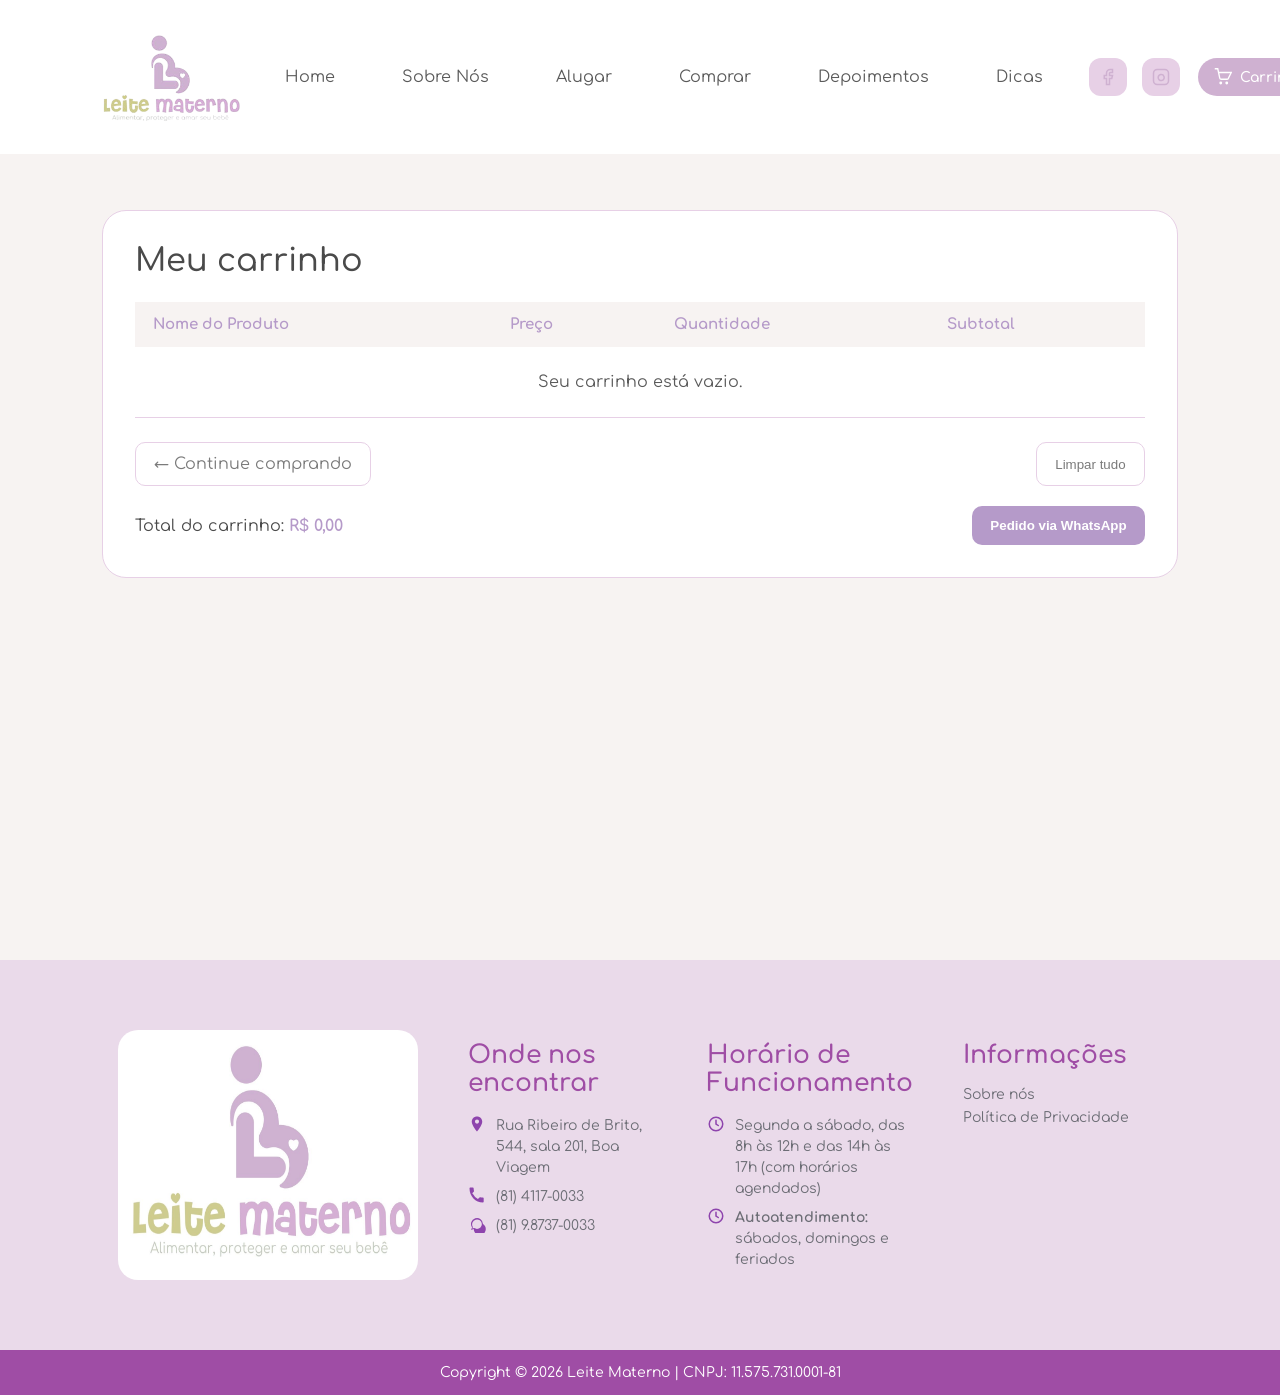
<file: carrinho.html>
<!DOCTYPE html>
<html lang="pt-br">

<!-- Head / Configurações / SEO -->

<head>
  <!-- Configurações básicas -->
  <meta charset="UTF-8" />
  <meta name="viewport" content="width=device-width, initial-scale=1.0" />

  <!-- SEO -->
  <title>Carrinho - Leite Materno</title>

  <!-- Arquivos CSS -->
  <link rel="stylesheet" href="css/global.css">
  <link rel="stylesheet" href="css/carrinho.css">

  <!-- Google Fonts -->
  <link href="https://fonts.googleapis.com/css2?family=Comfortaa:wght@300;400;500;600&display=swap" rel="stylesheet">

  <!-- Favicons -->
  <link rel="apple-touch-icon" sizes="180x180" href="/imgs/favicon/apple-touch-icon.png">
  <link rel="icon" type="image/png" sizes="32x32" href="imgs/favicon/favicon-32x32.png">
  <link rel="icon" type="image/png" sizes="16x16" href="imgs/favicon/favicon-16x16.png">
  <link rel="manifest" href="/site.webmanifest">
</head>

<body>

  <!-- Header / Navegação Principal -->
  <header class="navbar">

    <!-- Logo -->
    <div class="logo">
      <a href="index.html"><img src="imgs/logo_navbar.png" alt="Logo Leite Materno"></a>
    </div>

    <!-- Menu Principal -->
    <nav class="nav-menu">
      <a href="index.html">Home</a>
      <a href="sobre.html">Sobre Nós</a>
      <a href="alugar.html">Alugar</a>
      <a href="comprar.html">Comprar</a>
      <a href="depoimentos.html">Depoimentos</a>
      <a href="dicas.html">Dicas</a>

      <!-- Redes Sociais - Mobile -->
      <div class="social social--mobile">
        <a href="https://www.facebook.com/medelarecife" target="_blank" rel="noopener noreferrer" aria-label="Facebook">
          <svg viewBox="0 0 24 24">
            <path d="M18 2h-3a5 5 0 0 0-5 5v3H7v4h3v8h4v-8h3l1-4h-4V7a1 1 0 0 1 1-1h3z" />
          </svg>
        </a>
        <a href="https://www.instagram.com/leitematernoficial/" target="_blank" rel="noopener noreferrer"
          aria-label="Instagram">
          <svg viewBox="0 0 24 24">
            <rect x="2" y="2" width="20" height="20" rx="5" ry="5" />
            <path d="M16 11.37a4 4 0 1 1-7.75 1.26 4 4 0 0 1 7.75-1.26z" />
            <line x1="17.5" y1="6.5" x2="17.5" y2="6.5" />
          </svg>
        </a>
      </div>
    </nav>

    <!-- Rede Sociais - Desktop -->
    <div class="social social--desktop">
      <a href="https://www.facebook.com/medelarecife/" target="_blank" rel="noopener noreferrer" aria-label="Facebook">
        <svg viewBox="0 0 24 24">
          <path d="M18 2h-3a5 5 0 0 0-5 5v3H7v4h3v8h4v-8h3l1-4h-4V7a1 1 0 0 1 1-1h3z" />
        </svg>
      </a>
      <a href="https://www.instagram.com/leitematernoficial/" target="_blank" rel="noopener noreferrer"
        aria-label="Instagram">
        <svg viewBox="0 0 24 24">
          <rect x="2" y="2" width="20" height="20" rx="5" ry="5" />
          <path d="M16 11.37a4 4 0 1 1-7.75 1.26 4 4 0 0 1 7.75-1.26z" />
          <line x1="17.5" y1="6.5" x2="17.5" y2="6.5" />
        </svg>
      </a>
    </div>

    <!-- Carrinho -->
    <a href="carrinho.html" class="cart-button" aria-label="Abrir carrinho">
      <svg viewBox="0 0 24 24">
        <circle cx="9" cy="20" r="1"></circle>
        <circle cx="17" cy="20" r="1"></circle>
        <path d="M1 1h4l2.68 12.39a2 2 0 0 0 2 1.61h7.72a2 2 0 0 0 2-1.61L23 6H6"></path>
      </svg>
      <span>Carrinho</span>
    </a>

    <!-- Botão Menu Mobile -->
    <div class="menu-toggle">
      <span></span>
      <span></span>
      <span></span>
    </div>
  </header>

  <!-- Conteúdo Principal -->
  <main class="cart-page">

    <!-- Carrinho (Menu) -->
    <section class="cart-section">
      <h1 class="cart-title">Meu carrinho</h1>

      <div class="cart-table-wrapper">
        <table class="cart-table">
          <thead>
            <tr>
              <th>Nome do Produto</th>
              <th>Preço</th>
              <th>Quantidade</th>
              <th>Subtotal</th>
            </tr>
          </thead>
          <tbody id="cart-body"></tbody>
        </table>
      </div>

      <div class="cart-actions">
        <a class="btn-soft" href="alugar.html">← Continue comprando</a>
        <!-- <button type="button" class="btn-soft js-update">Atualizar carrinho</button> -->
        <button type="button" class="btn-soft js-clear">Limpar tudo</button>
      </div>

      <div class="cart-summary">
        <p>Total do carrinho: <strong class="js-total">R$ 120,00</strong></p>
        <button type="button" class="btn-whatsapp js-whatsapp">Pedido via WhatsApp</button>
      </div>
    </section>
  </main>

  <!-- Rodapé -->
  <footer class="footer">

    <div class="footer-top">

      <div class="footer-logo">
        <img src="imgs/logo-footer.png" alt="Logo Leite Materno">
      </div>

      <div class="footer-info">

        <div class="footer-col">
          <h4>Onde nos encontrar</h4>
          <div class="footer-item">
            <span class="icon">
              <!-- localização -->
              <svg viewBox="0 0 24 24">
                <path
                  d="M12 2C8 2 5 5 5 9c0 5 7 13 7 13s7-8 7-13c0-4-3-7-7-7zm0 9.5A2.5 2.5 0 1 1 12 6a2.5 2.5 0 0 1 0 5.5z" />
              </svg>
            </span>
            <p>Rua Ribeiro de Brito, 544, sala 201, Boa Viagem</p>
          </div>
          <div class="footer-item">
            <span class="icon">
              <!-- telefone -->
              <svg viewBox="0 0 24 24">
                <path
                  d="M6.6 10.8a15 15 0 0 0 6.6 6.6l2.2-2.2c.3-.3.7-.4 1-.3 1.1.3 2.3.5 3.5.5.6 0 1 .4 1 1V21c0 .6-.4 1-1 1C10.1 22 2 13.9 2 3c0-.6.4-1 1-1h3.5c.6 0 1 .4 1 1 0 1.2.2 2.4.5 3.5.1.3 0 .7-.3 1l-2.1 2.3z" />
              </svg>
            </span>
            <p>(81) 4117-0033</p>
          </div>
          <div class="footer-item">
            <span class="icon">
              <!-- whatsapp -->
              <svg viewBox="0 0 24 24">
                <path
                  d="M20 12a8 8 0 1 0-14.6 4.5L4 20l3.7-1.3A8 8 0 1 0 20 12zm-8 6.5c-1.3 0-2.6-.4-3.7-1.1l-.3-.2-2.2.8.7-2.1-.2-.3A6.5 6.5 0 1 1 18.5 12 6.5 6.5 0 0 1 12 18.5z" />
              </svg>
            </span>
            <p>(81) 9.8737-0033</p>
          </div>
        </div>

        <div class="footer-col">
          <h4>Horário de Funcionamento</h4>
          <div class="footer-item">
            <span class="icon">
              <svg viewBox="0 0 24 24">
                <circle cx="12" cy="12" r="9" stroke="#8e44ad" stroke-width="2" fill="none" />
                <path d="M12 7v5l3 2" stroke="#8e44ad" stroke-width="2" fill="none" stroke-linecap="round" />
              </svg>
            </span>
            <p>Segunda a sábado, das 8h às 12h
              e das 14h às 17h (com horários agendados)</p>
          </div>
          <div class="footer-item">
            <span class="icon">
              <svg viewBox="0 0 24 24">
                <circle cx="12" cy="12" r="9" stroke="#8e44ad" stroke-width="2" fill="none" />
                <path d="M12 7v5l3 2" stroke="#8e44ad" stroke-width="2" fill="none" stroke-linecap="round" />
              </svg>
            </span>
            <p><strong>Autoatendimento:</strong> sábados, domingos e feriados</p>
          </div>

        </div>

        <div class="footer-col">
          <h4>Informações</h4>
          <a href="sobre.html">Sobre nós</a>
          <a href="politica.html">Política de Privacidade</a>
        </div>

      </div>
    </div>

    <!-- Modal de Checkout -->
    <div id="checkout-modal" class="modal">
      <div class="modal-content">

        <button id="close-modal">X</button>

        <h2>Finalizar Pedido</h2>

        <div class="modal-form">

          <input type="text" id="client-name" placeholder="Nome completo" class="full" />

          <input type="text" id="client-cpf" placeholder="CPF" class="full" />
          <input type="text" id="client-phone" placeholder="Telefone" />
          <input type="text" id="client-contato" placeholder="Contato de referência" />
          <input type="email" id="client-email" placeholder="Email" class="full" />
          <input type="text" id="client-address" placeholder="Endereço" class="full" />
          <input type="text" id="client-bairro" placeholder="Bairro" />

          <!-- CONSULTORIA -->
          <div class="full">
            <label><strong>Consultoria? (Apenas para Locação)</strong></label><br>
            <label><input type="radio" name="consultoria" value="Online"> Online - Gratuito</label>
            <label><input type="radio" name="consultoria" value="Presencial"> Presencial - R$220,00</label>
          </div>
          
          <!-- RETIRADA -->
          <div class="full">
            <label><strong>Retirada? (Apenas para Locação)</strong></label><br>
            <label><input type="radio" name="retirada" value="Retirar na loja"> Retirar na loja</label>
            <label><input type="radio" name="retirada" value="Receber - Frete Sob Consulta"> Receber - Frete Sob Consulta</label>
          </div>

          <!-- PAGAMENTO -->
          <div class="full">
            <label><strong>Pagamento</strong></label><br>
            <label><input type="radio" name="pagamento" value="Pix"> Pix</label>
            <label><input type="radio" name="pagamento" value="Transferência"> Transferência</label>
            <label><input type="radio" name="pagamento" value="Cartão"> Cartão</label>
          </div>

        </div> <!-- FECHA modal-form -->

        <!-- BOTÃO DE FINALIZAR -->
        <button id="finish-order" class="btn-whatsapp">
          Finalizar via WhatsApp
        </button>

      </div>
    </div>

  </footer>

  <!-- Barra Inferior -->
  <div class="footer-bar">
    Copyright © 2026 Leite Materno | CNPJ: 11.575.731.0001-81
  </div>

  <!-- Scripts -->
  <script src="scripts/navbar.js" defer></script>
  <script src="scripts/carrinho.js" defer></script>
</body>

</html>
</file>
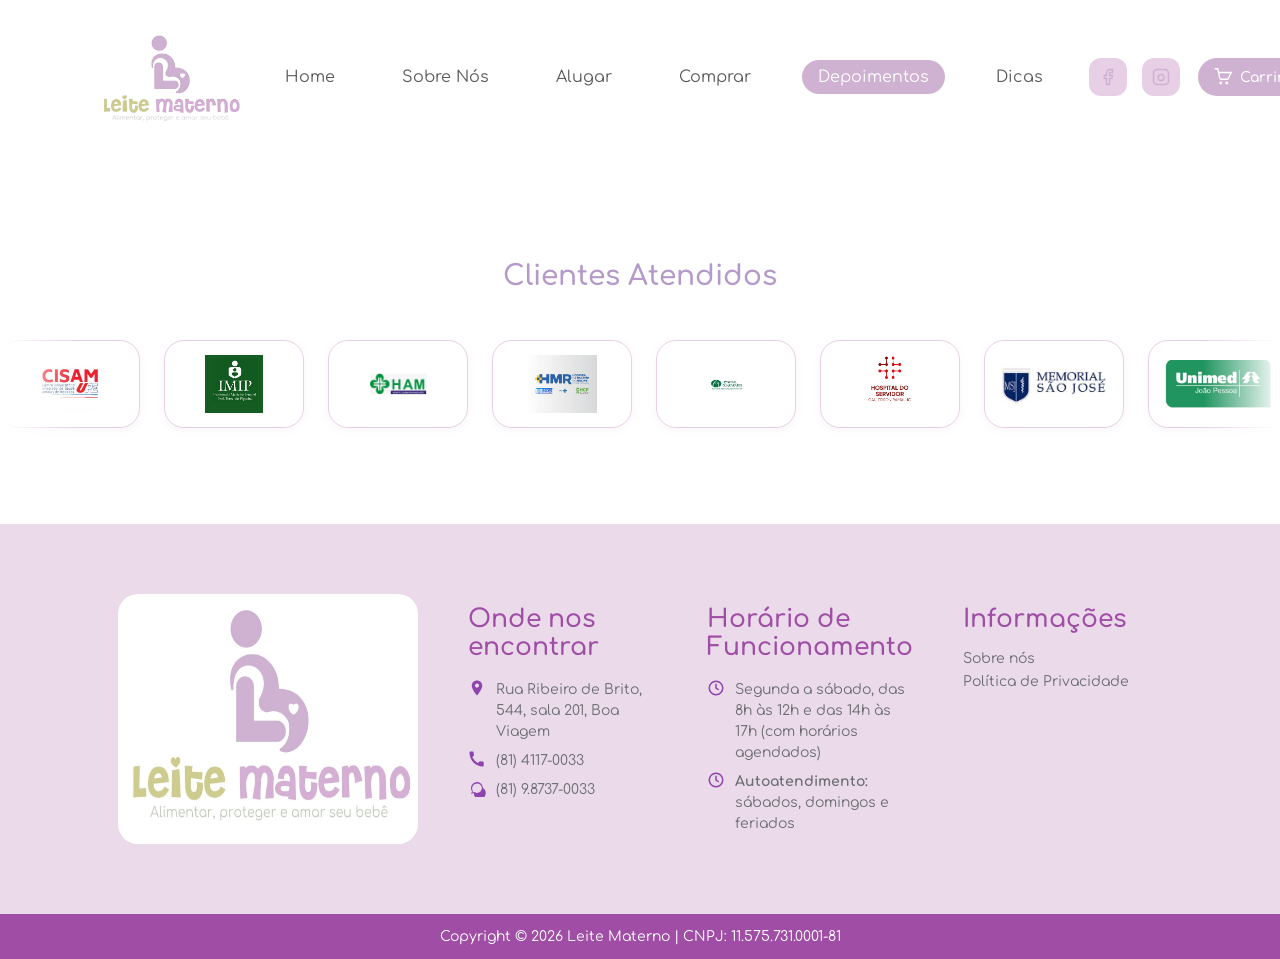
<file: depoimentos.html>
<!DOCTYPE html>
<html lang="pt-br">

<!-- Head / Configurações / SEO -->

<head>
    <!-- Configurações básicas -->
    <meta charset="UTF-8" />
    <meta name="viewport" content="width=device-width, initial-scale=1.0" />

    <!-- SEO -->
    <title>Depoimentos — Leite Materno</title>
    <meta name="description" content="Veja o que nossos clientes dizem sobre nossos serviços de aluguel e venda de bombas de leite. Depoimentos reais e sinceros sobre a experiência com a Leite Materno." />

    <!-- Arquivos CSS -->
    <link rel="stylesheet" href="css/global.css">
    <link rel="stylesheet" href="css/depoimentos.css" />

    <!-- Google Fonts -->
    <link href="https://fonts.googleapis.com/css2?family=Comfortaa:wght@400;500;600&display=swap" rel="stylesheet">

    <!-- Favicons -->
    <link rel="apple-touch-icon" sizes="180x180" href="/imgs/favicon/apple-touch-icon.png">
    <link rel="icon" type="image/png" sizes="32x32" href="imgs/favicon/favicon-32x32.png">
    <link rel="icon" type="image/png" sizes="16x16" href="imgs/favicon/favicon-16x16.png">
    <link rel="manifest" href="/site.webmanifest">

</head>

<body>

    <!-- Header / Navegação Principal -->
    <header class="navbar">

        <!-- Logo -->
        <div class="logo">
            <a href="index.html"><img src="imgs/logo_navbar.png" alt="Logo Leite Materno"></a>
        </div>

        <!-- Menu Principal -->
        <nav class="nav-menu">
            <a href="index.html">Home</a>
            <a href="sobre.html">Sobre Nós</a>
            <a href="alugar.html">Alugar</a>
            <a href="comprar.html">Comprar</a>
            <a href="depoimentos.html" class="active">Depoimentos</a>
            <a href="dicas.html">Dicas</a>

            <!-- Redes Sociais - Mobile -->
            <div class="social social--mobile">
                <a href="https://www.facebook.com/medelarecife" target="_blank" rel="noopener noreferrer"
                    aria-label="Facebook">
                    <svg viewBox="0 0 24 24">
                        <path d="M18 2h-3a5 5 0 0 0-5 5v3H7v4h3v8h4v-8h3l1-4h-4V7a1 1 0 0 1 1-1h3z" />
                    </svg>
                </a>
                <a href="https://www.instagram.com/leitematernoficial/" target="_blank" rel="noopener noreferrer"
                    aria-label="Instagram">
                    <svg viewBox="0 0 24 24">
                        <rect x="2" y="2" width="20" height="20" rx="5" ry="5" />
                        <path d="M16 11.37a4 4 0 1 1-7.75 1.26 4 4 0 0 1 7.75-1.26z" />
                        <line x1="17.5" y1="6.5" x2="17.5" y2="6.5" />
                    </svg>
                </a>
            </div>
        </nav>

        <!-- Rede Sociais - Desktop -->
        <div class="social social--desktop">
            <a href="https://www.facebook.com/medelarecife/" target="_blank" rel="noopener noreferrer"
                aria-label="Facebook">
                <svg viewBox="0 0 24 24">
                    <path d="M18 2h-3a5 5 0 0 0-5 5v3H7v4h3v8h4v-8h3l1-4h-4V7a1 1 0 0 1 1-1h3z" />
                </svg>
            </a>
            <a href="https://www.instagram.com/leitematernoficial/" target="_blank" rel="noopener noreferrer"
                aria-label="Instagram">
                <svg viewBox="0 0 24 24">
                    <rect x="2" y="2" width="20" height="20" rx="5" ry="5" />
                    <path d="M16 11.37a4 4 0 1 1-7.75 1.26 4 4 0 0 1 7.75-1.26z" />
                    <line x1="17.5" y1="6.5" x2="17.5" y2="6.5" />
                </svg>
            </a>
        </div>

        <!-- Carrinho -->
        <a href="carrinho.html" class="cart-button" aria-label="Abrir carrinho">
            <svg viewBox="0 0 24 24">
                <circle cx="9" cy="20" r="1"></circle>
                <circle cx="17" cy="20" r="1"></circle>
                <path d="M1 1h4l2.68 12.39a2 2 0 0 0 2 1.61h7.72a2 2 0 0 0 2-1.61L23 6H6"></path>
            </svg>
            <span>Carrinho</span>
        </a>

        <!-- Botão Menu Mobile -->
        <div class="menu-toggle">
            <span></span>
            <span></span>
            <span></span>
        </div>
    </header>

    <!-- Conteúdo Principal -->
    <main class="depoimentos">

        <!-- Elfsight Google Reviews | Untitled Google Reviews | Avaliações do Google -->
        <div class="reviews-section">
            <script src="https://elfsightcdn.com/platform.js" async></script>
            <div class="elfsight-app-c2abfc56-efe2-428a-932e-7b066b75bfb9" data-elfsight-app-lazy></div>
        </div>

        <!-- Clientes (Carrossel) -->
        <section class="sobre-clientes">
            <h2 class="clientes-heading">Clientes Atendidos</h2>
            <div class="clientes-carousel" aria-label="Logos de clientes">
                <div class="clientes-track">
                    <div class="cliente-logo"><img src="imgs/sobre/cliente1.jpeg" alt="Cliente parceiro 1"></div>
                    <div class="cliente-logo"><img src="imgs/sobre/cliente2.jpeg" alt="Cliente parceiro 2"></div>
                    <div class="cliente-logo"><img src="imgs/sobre/cliente3.jpeg" alt="Cliente parceiro 3"></div>
                    <div class="cliente-logo"><img src="imgs/sobre/cliente4.jpeg" alt="Cliente parceiro 4"></div>
                    <div class="cliente-logo"><img src="imgs/sobre/cliente5.jpeg" alt="Cliente parceiro 5"></div>
                    <div class="cliente-logo"><img src="imgs/sobre/cliente6.png" alt="Cliente parceiro 6"></div>
                    <div class="cliente-logo"><img src="imgs/sobre/cliente7.jpeg" alt="Cliente parceiro 7"></div>
                    <div class="cliente-logo"><img src="imgs/sobre/cliente8.jpeg" alt="Cliente parceiro 8"></div>
                    <div class="cliente-logo"><img src="imgs/sobre/cliente9.png" alt="Cliente parceiro 9"></div>
                    <div class="cliente-logo"><img src="imgs/sobre/cliente10.png" alt="Cliente parceiro 10"></div>
                    <div class="cliente-logo"><img src="imgs/sobre/cliente11.png" alt="Cliente parceiro 11"></div>
                    <div class="cliente-logo"><img src="imgs/sobre/cliente12.png" alt="Cliente parceiro 12"></div>
                    <div class="cliente-logo"><img src="imgs/sobre/cliente13.jpeg" alt="Cliente parceiro 13"></div>
                    <div class="cliente-logo"><img src="imgs/sobre/cliente14.png" alt="Cliente parceiro 14"></div>
                    <div class="cliente-logo" aria-hidden="true"><img src="imgs/sobre/cliente1.jpeg" alt=""></div>
                    <div class="cliente-logo" aria-hidden="true"><img src="imgs/sobre/cliente2.jpeg" alt=""></div>
                    <div class="cliente-logo" aria-hidden="true"><img src="imgs/sobre/cliente3.jpeg" alt=""></div>
                    <div class="cliente-logo" aria-hidden="true"><img src="imgs/sobre/cliente4.jpeg" alt=""></div>
                    <div class="cliente-logo" aria-hidden="true"><img src="imgs/sobre/cliente5.jpeg" alt=""></div>
                    <div class="cliente-logo" aria-hidden="true"><img src="imgs/sobre/cliente6.png" alt=""></div>
                    <div class="cliente-logo" aria-hidden="true"><img src="imgs/sobre/cliente7.jpeg" alt=""></div>
                    <div class="cliente-logo" aria-hidden="true"><img src="imgs/sobre/cliente8.jpeg" alt=""></div>
                    <div class="cliente-logo" aria-hidden="true"><img src="imgs/sobre/cliente9.png" alt=""></div>
                    <div class="cliente-logo" aria-hidden="true"><img src="imgs/sobre/cliente10.png" alt=""></div>
                    <div class="cliente-logo" aria-hidden="true"><img src="imgs/sobre/cliente11.png" alt=""></div>
                    <div class="cliente-logo" aria-hidden="true"><img src="imgs/sobre/cliente12.png" alt=""></div>
                    <div class="cliente-logo" aria-hidden="true"><img src="imgs/sobre/cliente13.jpeg" alt=""></div>
                    <div class="cliente-logo" aria-hidden="true"><img src="imgs/sobre/cliente14.png" alt=""></div>
                </div>
            </div>
        </section>

    </main>

    <!-- Rodapé -->
    <footer class="footer">

        <div class="footer-top">

            <div class="footer-logo">
                <img src="imgs/logo-footer.png" alt="Logo Leite Materno">
            </div>

            <div class="footer-info">

                <div class="footer-col">
                    <h4>Onde nos encontrar</h4>
                    <div class="footer-item">
                        <span class="icon">
                            <!-- localização -->
                            <svg viewBox="0 0 24 24">
                                <path
                                    d="M12 2C8 2 5 5 5 9c0 5 7 13 7 13s7-8 7-13c0-4-3-7-7-7zm0 9.5A2.5 2.5 0 1 1 12 6a2.5 2.5 0 0 1 0 5.5z" />
                            </svg>
                        </span>
                        <p>Rua Ribeiro de Brito, 544, sala 201, Boa Viagem</p>
                    </div>
                    <div class="footer-item">
                        <span class="icon">
                            <!-- telefone -->
                            <svg viewBox="0 0 24 24">
                                <path
                                    d="M6.6 10.8a15 15 0 0 0 6.6 6.6l2.2-2.2c.3-.3.7-.4 1-.3 1.1.3 2.3.5 3.5.5.6 0 1 .4 1 1V21c0 .6-.4 1-1 1C10.1 22 2 13.9 2 3c0-.6.4-1 1-1h3.5c.6 0 1 .4 1 1 0 1.2.2 2.4.5 3.5.1.3 0 .7-.3 1l-2.1 2.3z" />
                            </svg>
                        </span>
                        <p>(81) 4117-0033</p>
                    </div>
                    <div class="footer-item">
                        <span class="icon">
                            <!-- whatsapp -->
                            <svg viewBox="0 0 24 24">
                                <path
                                    d="M20 12a8 8 0 1 0-14.6 4.5L4 20l3.7-1.3A8 8 0 1 0 20 12zm-8 6.5c-1.3 0-2.6-.4-3.7-1.1l-.3-.2-2.2.8.7-2.1-.2-.3A6.5 6.5 0 1 1 18.5 12 6.5 6.5 0 0 1 12 18.5z" />
                            </svg>
                        </span>
                        <p>(81) 9.8737-0033</p>
                    </div>
                </div>

                <div class="footer-col">
                    <h4>Horário de Funcionamento</h4>
                    <div class="footer-item">
                        <span class="icon">
                            <svg viewBox="0 0 24 24">
                                <circle cx="12" cy="12" r="9" stroke="#8e44ad" stroke-width="2" fill="none" />
                                <path d="M12 7v5l3 2" stroke="#8e44ad" stroke-width="2" fill="none"
                                    stroke-linecap="round" />
                            </svg>
                        </span>
                        <p>Segunda a sábado, das 8h às 12h
                            e das 14h às 17h (com horários agendados)</p>
                    </div>
                    <div class="footer-item">
                        <span class="icon">
                            <svg viewBox="0 0 24 24">
                                <circle cx="12" cy="12" r="9" stroke="#8e44ad" stroke-width="2" fill="none" />
                                <path d="M12 7v5l3 2" stroke="#8e44ad" stroke-width="2" fill="none"
                                    stroke-linecap="round" />
                            </svg>
                        </span>
                        <p><strong>Autoatendimento:</strong> sábados, domingos e feriados</p>
                    </div>

                </div>

                <div class="footer-col">
                    <h4>Informações</h4>
                    <a href="sobre.html">Sobre nós</a>
                    <a href="politica.html">Política de Privacidade</a>
                </div>

            </div>
        </div>

    </footer>

    <!-- Barra Inferior -->
    <div class="footer-bar">
        Copyright © 2026 Leite Materno | CNPJ: 11.575.731.0001-81
    </div>

    <!-- Scripts -->
    <script src="scripts/navbar.js" defer></script>
    <script src="scripts/sobre.js" defer></script>

</body>

</html>
</file>
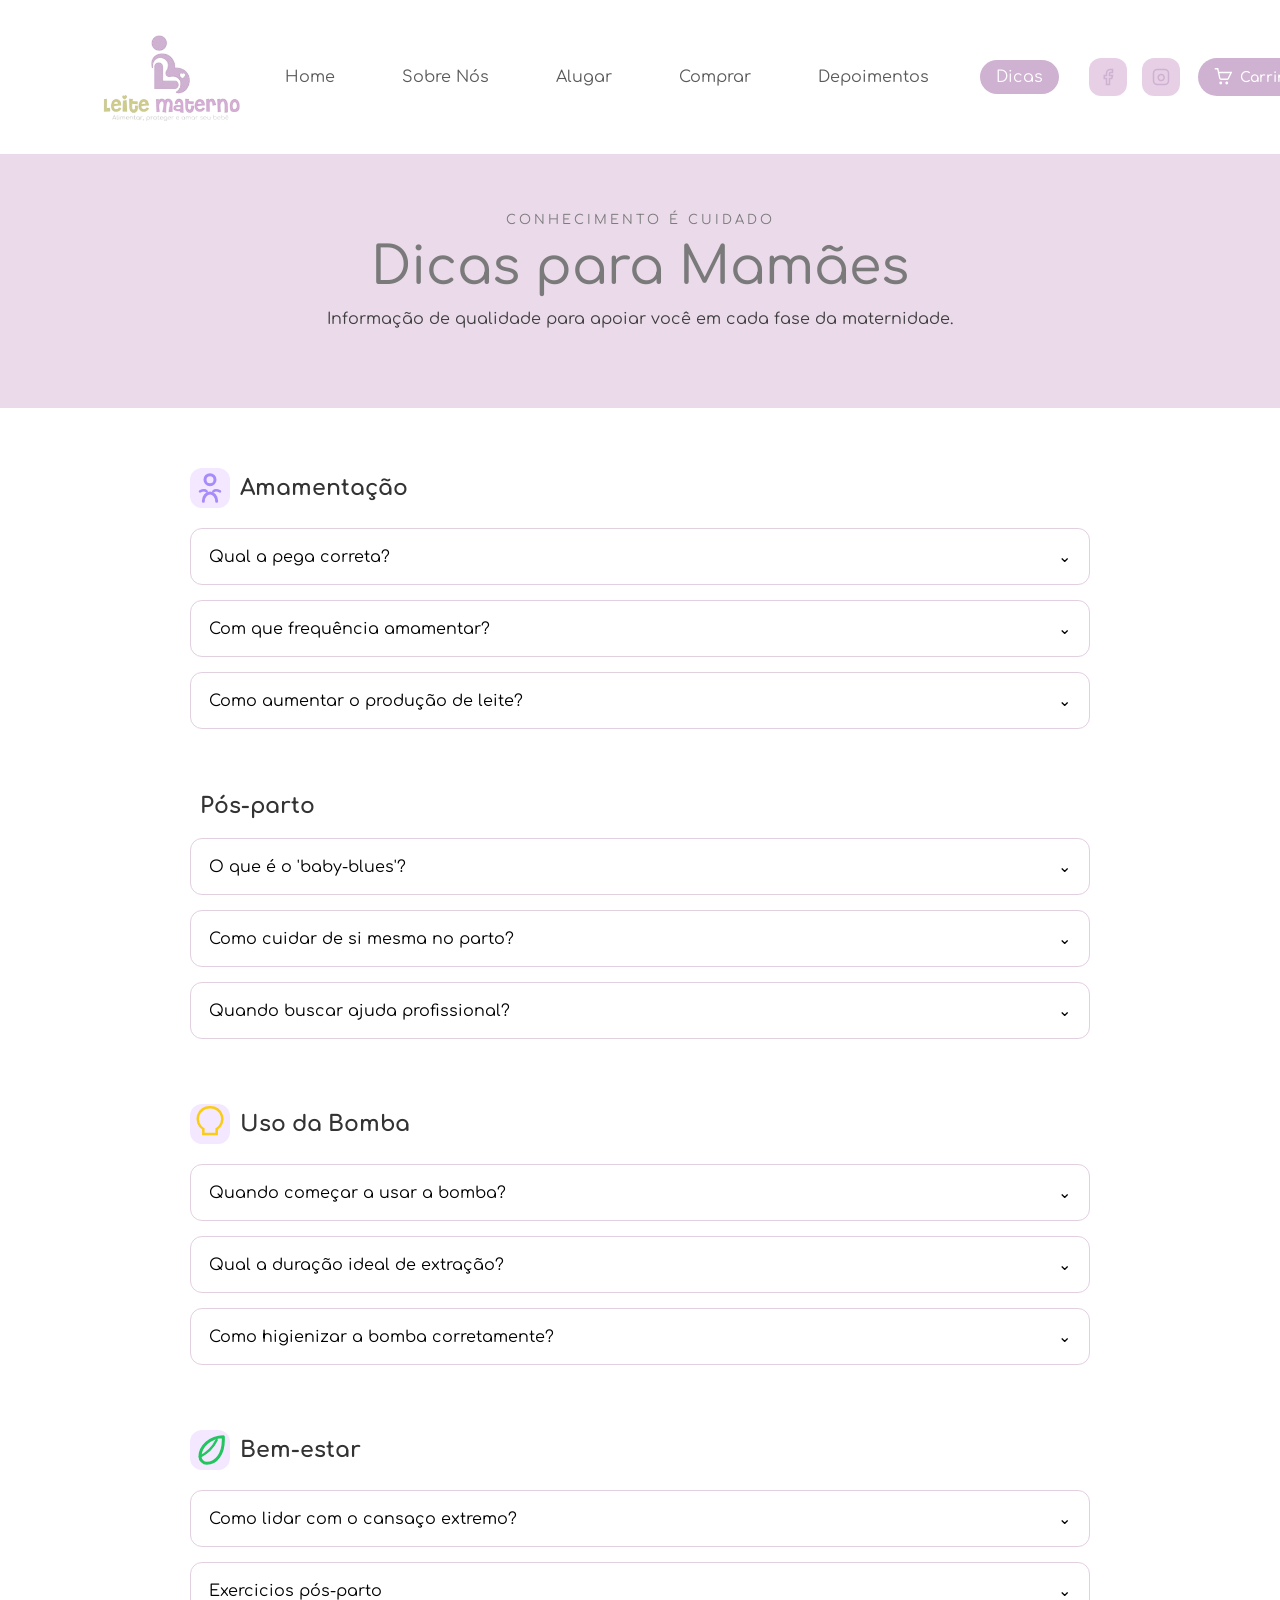
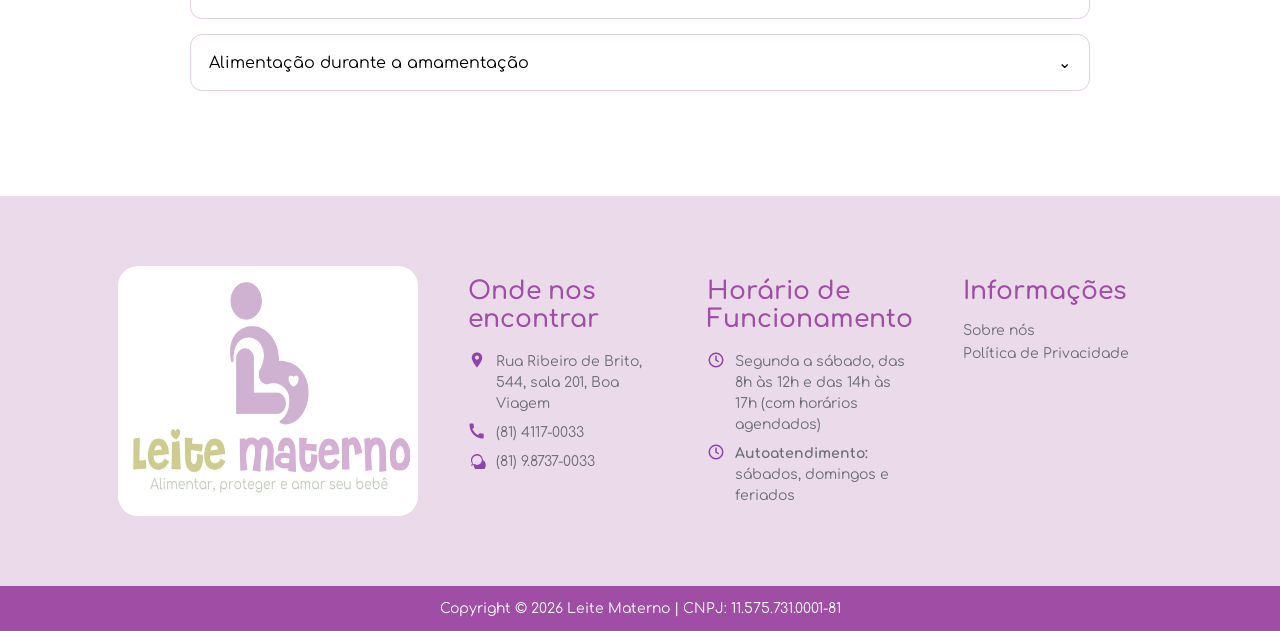
<file: dicas.html>
<!DOCTYPE html>
<html lang="pt-br">

<!-- Head / Configurações / SEO -->

<head>
    <!-- Configurações básicas -->
    <meta charset="UTF-8" />
    <meta name="viewport" content="width=device-width, initial-scale=1.0" />

    <!-- SEO -->
    <title>Dicas — Leite Materno</title>
    <meta name="description" content="Veja dicas importantes sobre amamentação, leite materno e cuidados com o bebê.">

    <!-- Arquivos CSS -->
    <link rel="stylesheet" href="css/global.css">
    <link rel="stylesheet" href="css/dicas.css" />

    <!-- Google Fonts -->
    <link href="https://fonts.googleapis.com/css2?family=Comfortaa:wght@400;500;600&display=swap" rel="stylesheet">

    <!-- Favicons -->
    <link rel="apple-touch-icon" sizes="180x180" href="/imgs/favicon/apple-touch-icon.png">
    <link rel="icon" type="image/png" sizes="32x32" href="imgs/favicon/favicon-32x32.png">
    <link rel="icon" type="image/png" sizes="16x16" href="imgs/favicon/favicon-16x16.png">
    <link rel="manifest" href="/site.webmanifest">

</head>

<body>

    <!-- Header / Navegação Principal -->
    <header class="navbar">

        <!-- Logo -->
        <div class="logo">
            <a href="index.html"><img src="imgs/logo_navbar.png" alt="Logo Leite Materno"></a>
        </div>

        <!-- Menu Principal -->
        <nav class="nav-menu">
            <a href="index.html">Home</a>
            <a href="sobre.html">Sobre Nós</a>
            <a href="alugar.html">Alugar</a>
            <a href="comprar.html">Comprar</a>
            <a href="depoimentos.html">Depoimentos</a>
            <a href="dicas.html" class="active">Dicas</a>

            <!-- Redes Sociais - Mobile -->
            <div class="social social--mobile">
                <a href="https://www.facebook.com/medelarecife" target="_blank" rel="noopener noreferrer"
                    aria-label="Facebook">
                    <svg viewBox="0 0 24 24">
                        <path d="M18 2h-3a5 5 0 0 0-5 5v3H7v4h3v8h4v-8h3l1-4h-4V7a1 1 0 0 1 1-1h3z" />
                    </svg>
                </a>
                <a href="https://www.instagram.com/leitematernoficial/" target="_blank" rel="noopener noreferrer"
                    aria-label="Instagram">
                    <svg viewBox="0 0 24 24">
                        <rect x="2" y="2" width="20" height="20" rx="5" ry="5" />
                        <path d="M16 11.37a4 4 0 1 1-7.75 1.26 4 4 0 0 1 7.75-1.26z" />
                        <line x1="17.5" y1="6.5" x2="17.5" y2="6.5" />
                    </svg>
                </a>
            </div>
        </nav>

        <!-- Rede Sociais - Desktop -->
        <div class="social social--desktop">
            <a href="https://www.facebook.com/medelarecife/" target="_blank" rel="noopener noreferrer"
                aria-label="Facebook">
                <svg viewBox="0 0 24 24">
                    <path d="M18 2h-3a5 5 0 0 0-5 5v3H7v4h3v8h4v-8h3l1-4h-4V7a1 1 0 0 1 1-1h3z" />
                </svg>
            </a>
            <a href="https://www.instagram.com/leitematernoficial/" target="_blank" rel="noopener noreferrer"
                aria-label="Instagram">
                <svg viewBox="0 0 24 24">
                    <rect x="2" y="2" width="20" height="20" rx="5" ry="5" />
                    <path d="M16 11.37a4 4 0 1 1-7.75 1.26 4 4 0 0 1 7.75-1.26z" />
                    <line x1="17.5" y1="6.5" x2="17.5" y2="6.5" />
                </svg>
            </a>
        </div>

        <!-- Carrinho -->
        <a href="carrinho.html" class="cart-button" aria-label="Abrir carrinho">
            <svg viewBox="0 0 24 24">
                <circle cx="9" cy="20" r="1"></circle>
                <circle cx="17" cy="20" r="1"></circle>
                <path d="M1 1h4l2.68 12.39a2 2 0 0 0 2 1.61h7.72a2 2 0 0 0 2-1.61L23 6H6"></path>
            </svg>
            <span>Carrinho</span>
        </a>

        <!-- Botão Menu Mobile -->
        <div class="menu-toggle">
            <span></span>
            <span></span>
            <span></span>
        </div>
    </header>

    <!-- Conteúdo Principal -->
    <main class="dicas">

        <!-- Intro -->
        <section class="dicas-intro">
            <span class="section-tag">CONHECIMENTO É CUIDADO</span>
            <h1>Dicas para Mamães</h1>
            <p>Informação de qualidade para apoiar você em cada fase da maternidade.</p>
        </section>

        <!-- Dicas -->
        <section class="tips-section">
            <div class="tips-container">
                <!-- BLOCO 1: Amamentação -->
                <div class="tips-category">
                    <div class="tips-header">
                        <span class="icon-container">
                            <svg viewBox="0 0 24 24" fill="none">
                                <!-- cabeça -->
                                <circle cx="12" cy="7" r="3" stroke="#a78bfa" stroke-width="1.8" />

                                <!-- corpo -->
                                <path d="M8 20c0-3 2-5 4-5s4 2 4 5" stroke="#a78bfa" stroke-width="1.8"
                                    stroke-linecap="round" />

                                <!-- braços -->
                                <path d="M6 14c2-1 3-1 4 0M18 14c-2-1-3-1-4 0" stroke="#a78bfa" stroke-width="1.5"
                                    stroke-linecap="round" />
                            </svg>
                        </span>
                        <h2>Amamentação</h2>
                    </div>

                    <!-- ITEM DO ACCORDION -->
                    <div class="accordion-item">
                        <button class="accordion-header">
                            Qual a pega correta?
                            <span class="arrow">⌄</span>
                        </button>

                        <div class="accordion-content">
                            <p>
                                O bebê deve abocanhar não apenas o mamilo, mas toda a aréola. A boca do bebê deve estar
                                bem aberta, com o lábio inferior virado para fora. Uma pega correta evita dores e
                                garante maior produção de leite.
                            </p>
                        </div>
                    </div>

                    <div class="accordion-item">
                        <button class="accordion-header">
                            Com que frequência amamentar?
                            <span class="arrow">⌄</span>
                        </button>

                        <div class="accordion-content">
                            <p>
                                Nos primeiros meses, o ideal é amamentar em livre demanda — sempre que o bebê solicitar,
                                em média a cada 2-3 horas. Cada bebê tem seu ritmo e isso é totalmente normal.
                            </p>
                        </div>
                    </div>

                    <div class="accordion-item">
                        <button class="accordion-header">
                            Como aumentar o produção de leite?
                            <span class="arrow">⌄</span>
                        </button>

                        <div class="accordion-content">
                            <p>
                                Amamente com frequência, garanta uma boa pega, mantenha-se bem hidratada e alimentada. O
                                estímulo é a chave: quanto mais o bebê mama (ou você usa a bomba), mais leite é
                                produzido.
                            </p>
                        </div>
                    </div>


                </div>

                <!-- BLOCO 2: Pós-parto -->
                <div class="tips-category">
                    <div class="tips-header">
                        <span class="icon=container">
                            <svg viewBox="0 0 24 24" fill="none">
                                <path d="M12 20s-7-4.5-7-10a4 4 0 017-2 4 4 0 017 2c0 5.5-7 10-7 10z" stroke="#f472b6"
                                    stroke-width="1.5" />
                            </svg>
                        </span>
                        <h2>Pós-parto</h2>
                    </div>

                    <!-- ITEM DO ACCORDION -->
                    <div class="accordion-item">
                        <button class="accordion-header">
                            O que é o 'baby-blues'?
                            <span class="arrow">⌄</span>
                        </button>

                        <div class="accordion-content">
                            <p>
                                É uma tristeza passageira que afeta até 80% das mães nos primeiros dias após o parto,
                                causada pela queda hormonal. Dura até 2 semanas. Se persistir ou intensificar, pode ser
                                depressão pós-parto — procure apoio profissional.
                            </p>
                        </div>
                    </div>

                    <div class="accordion-item">
                        <button class="accordion-header">
                            Como cuidar de si mesma no parto?
                            <span class="arrow">⌄</span>
                        </button>

                        <div class="accordion-content">
                            <p>
                                Aceite ajuda, durma sempre que puder, alimente-se bem e não hesite em pedir suporte
                                emocional. Cuidar de si é cuidar do seu bebê. O suporte de uma psicóloga nessa fase é
                                muito valioso.
                            </p>
                        </div>
                    </div>

                    <div class="accordion-item">
                        <button class="accordion-header">
                            Quando buscar ajuda profissional?
                            <span class="arrow">⌄</span>
                        </button>

                        <div class="accordion-content">
                            <p>
                                Se sentir tristeza profunda, dificuldade de vínculo com o bebê, ansiedade intensa ou
                                pensamentos negativos frequentes por mais de 2 semanas, procure um psicólogo
                                especializado.
                            </p>
                        </div>
                    </div>


                </div>

                <!-- BLOCO 3: Uso da Bomba -->
                <div class="tips-category">
                    <div class="tips-header">
                        <span class="icon-container">
                            <svg viewBox="0 0 24 24" fill="none">
                                <path d="M12 2a7 7 0 00-4 13v3h8v-3a7 7 0 00-4-13z" stroke="#facc15"
                                    stroke-width="1.5" />
                            </svg>
                        </span>
                        <h2>Uso da Bomba</h2>
                    </div>

                    <!-- ITEM DO ACCORDION -->
                    <div class="accordion-item">
                        <button class="accordion-header">
                            Quando começar a usar a bomba?
                            <span class="arrow">⌄</span>
                        </button>

                        <div class="accordion-content">
                            <p>
                                Pode ser iniciado já no hospital, especialmente se o bebê não consegue mamar direto no
                                peito. Em casa, recomenda-se iniciar após a amamentação estar estabelecida (em torno de
                                3-4 semanas).
                            </p>
                        </div>
                    </div>

                    <div class="accordion-item">
                        <button class="accordion-header">
                            Qual a duração ideal de extração?
                            <span class="arrow">⌄</span>
                        </button>

                        <div class="accordion-content">
                            <p>
                                Em geral, cada sessão dura entre 15 e 20 minutos por mama. Você pode ordenhar as duas
                                simultaneamente com a bomba dupla, o que estimula mais a produção.
                            </p>
                        </div>
                    </div>

                    <div class="accordion-item">
                        <button class="accordion-header">
                            Como higienizar a bomba corretamente?
                            <span class="arrow">⌄</span>
                        </button>

                        <div class="accordion-content">
                            <p>
                                Desmonte todas as peças que entram em contato com o leite após cada uso. Lave com água
                                corrente e detergente neutro, e esterilize diariamente em água fervente ou esterilizador
                                específico.
                            </p>
                        </div>
                    </div>


                </div>

                <!-- BLOCO 4: Bem-estar -->
                <div class="tips-category">
                    <div class="tips-header">
                        <span class="icon-container">
                            <svg viewBox="0 0 24 24" fill="none">
                                <!-- folha -->
                                <path d="M20 4c-8 0-14 6-14 12 0 2 2 4 4 4 6 0 10-6 10-14z" stroke="#22c55e"
                                    stroke-width="1.8" stroke-linecap="round" stroke-linejoin="round" />

                                <!-- nervura -->
                                <path d="M6 16c4-2 8-6 10-10" stroke="#22c55e" stroke-width="1.5"
                                    stroke-linecap="round" />
                            </svg>
                        </span>
                        <h2>Bem-estar</h2>
                    </div>

                    <!-- ITEM DO ACCORDION -->
                    <div class="accordion-item">
                        <button class="accordion-header">
                            Como lidar com o cansaço extremo?
                            <span class="arrow">⌄</span>
                        </button>

                        <div class="accordion-content">
                            <p>
                                Dorme quando o bebê dorme, peça ajuda com tarefas domésticas, e não tente fazer tudo
                                sozinha. Divida responsabilidades com o parceiro ou família. O cansaço é real — e pedir
                                ajuda é sabedoria.
                            </p>
                        </div>
                    </div>

                    <div class="accordion-item">
                        <button class="accordion-header">
                            Exercicios pós-parto
                            <span class="arrow">⌄</span>
                        </button>

                        <div class="accordion-content">
                            <p>
                                Aguarde a liberação médica (geralmente no pós-parto de 40 dias). Comece com caminhadas
                                leves e exercícios de fortalecimento do assoalho pélvico. Evite impacto intenso no
                                início.
                            </p>
                        </div>
                    </div>

                    <div class="accordion-item">
                        <button class="accordion-header">
                            Alimentação durante a amamentação
                            <span class="arrow">⌄</span>
                        </button>

                        <div class="accordion-content">
                            <p>
                                Mantenha uma dieta variada e equilibrada. Aumente a ingestão de água (ao menos 2,5
                                litros/dia). Alguns alimentos como aveia, feno-grego e gengibre podem ajudar na
                                lactação.
                            </p>
                        </div>
                    </div>

                    <div>
                    </div>

        </section>

    </main>

    <!-- Rodapé -->
    <footer class="footer">

        <div class="footer-top">

            <div class="footer-logo">
                <img src="imgs/logo-footer.png" alt="Logo Leite Materno">
            </div>

            <div class="footer-info">

                <div class="footer-col">
                    <h4>Onde nos encontrar</h4>
                    <div class="footer-item">
                        <span class="icon">
                            <!-- localização -->
                            <svg viewBox="0 0 24 24">
                                <path
                                    d="M12 2C8 2 5 5 5 9c0 5 7 13 7 13s7-8 7-13c0-4-3-7-7-7zm0 9.5A2.5 2.5 0 1 1 12 6a2.5 2.5 0 0 1 0 5.5z" />
                            </svg>
                        </span>
                        <p>Rua Ribeiro de Brito, 544, sala 201, Boa Viagem</p>
                    </div>
                    <div class="footer-item">
                        <span class="icon">
                            <!-- telefone -->
                            <svg viewBox="0 0 24 24">
                                <path
                                    d="M6.6 10.8a15 15 0 0 0 6.6 6.6l2.2-2.2c.3-.3.7-.4 1-.3 1.1.3 2.3.5 3.5.5.6 0 1 .4 1 1V21c0 .6-.4 1-1 1C10.1 22 2 13.9 2 3c0-.6.4-1 1-1h3.5c.6 0 1 .4 1 1 0 1.2.2 2.4.5 3.5.1.3 0 .7-.3 1l-2.1 2.3z" />
                            </svg>
                        </span>
                        <p>(81) 4117-0033</p>
                    </div>
                    <div class="footer-item">
                        <span class="icon">
                            <!-- whatsapp -->
                            <svg viewBox="0 0 24 24">
                                <path
                                    d="M20 12a8 8 0 1 0-14.6 4.5L4 20l3.7-1.3A8 8 0 1 0 20 12zm-8 6.5c-1.3 0-2.6-.4-3.7-1.1l-.3-.2-2.2.8.7-2.1-.2-.3A6.5 6.5 0 1 1 18.5 12 6.5 6.5 0 0 1 12 18.5z" />
                            </svg>
                        </span>
                        <p>(81) 9.8737-0033</p>
                    </div>
                </div>

                <div class="footer-col">
                    <h4>Horário de Funcionamento</h4>
                    <div class="footer-item">
                        <span class="icon">
                            <svg viewBox="0 0 24 24">
                                <circle cx="12" cy="12" r="9" stroke="#8e44ad" stroke-width="2" fill="none" />
                                <path d="M12 7v5l3 2" stroke="#8e44ad" stroke-width="2" fill="none"
                                    stroke-linecap="round" />
                            </svg>
                        </span>
                        <p>Segunda a sábado, das 8h às 12h
                            e das 14h às 17h (com horários agendados)</p>
                    </div>
                    <div class="footer-item">
                        <span class="icon">
                            <svg viewBox="0 0 24 24">
                                <circle cx="12" cy="12" r="9" stroke="#8e44ad" stroke-width="2" fill="none" />
                                <path d="M12 7v5l3 2" stroke="#8e44ad" stroke-width="2" fill="none"
                                    stroke-linecap="round" />
                            </svg>
                        </span>
                        <p><strong>Autoatendimento:</strong> sábados, domingos e feriados</p>
                    </div>

                </div>

                <div class="footer-col">
                    <h4>Informações</h4>
                    <a href="sobre.html">Sobre nós</a>
                    <a href="politica.html">Política de Privacidade</a>
                </div>

            </div>
        </div>

    </footer>

    <!-- Barra Inferior -->
    <div class="footer-bar">
        Copyright © 2026 Leite Materno | CNPJ: 11.575.731.0001-81
    </div>

    <!-- Scripts -->
    <script src="scripts/navbar.js" defer></script>
    <script src="scripts/dicas.js" defer></script>

</body>

</html>
</file>
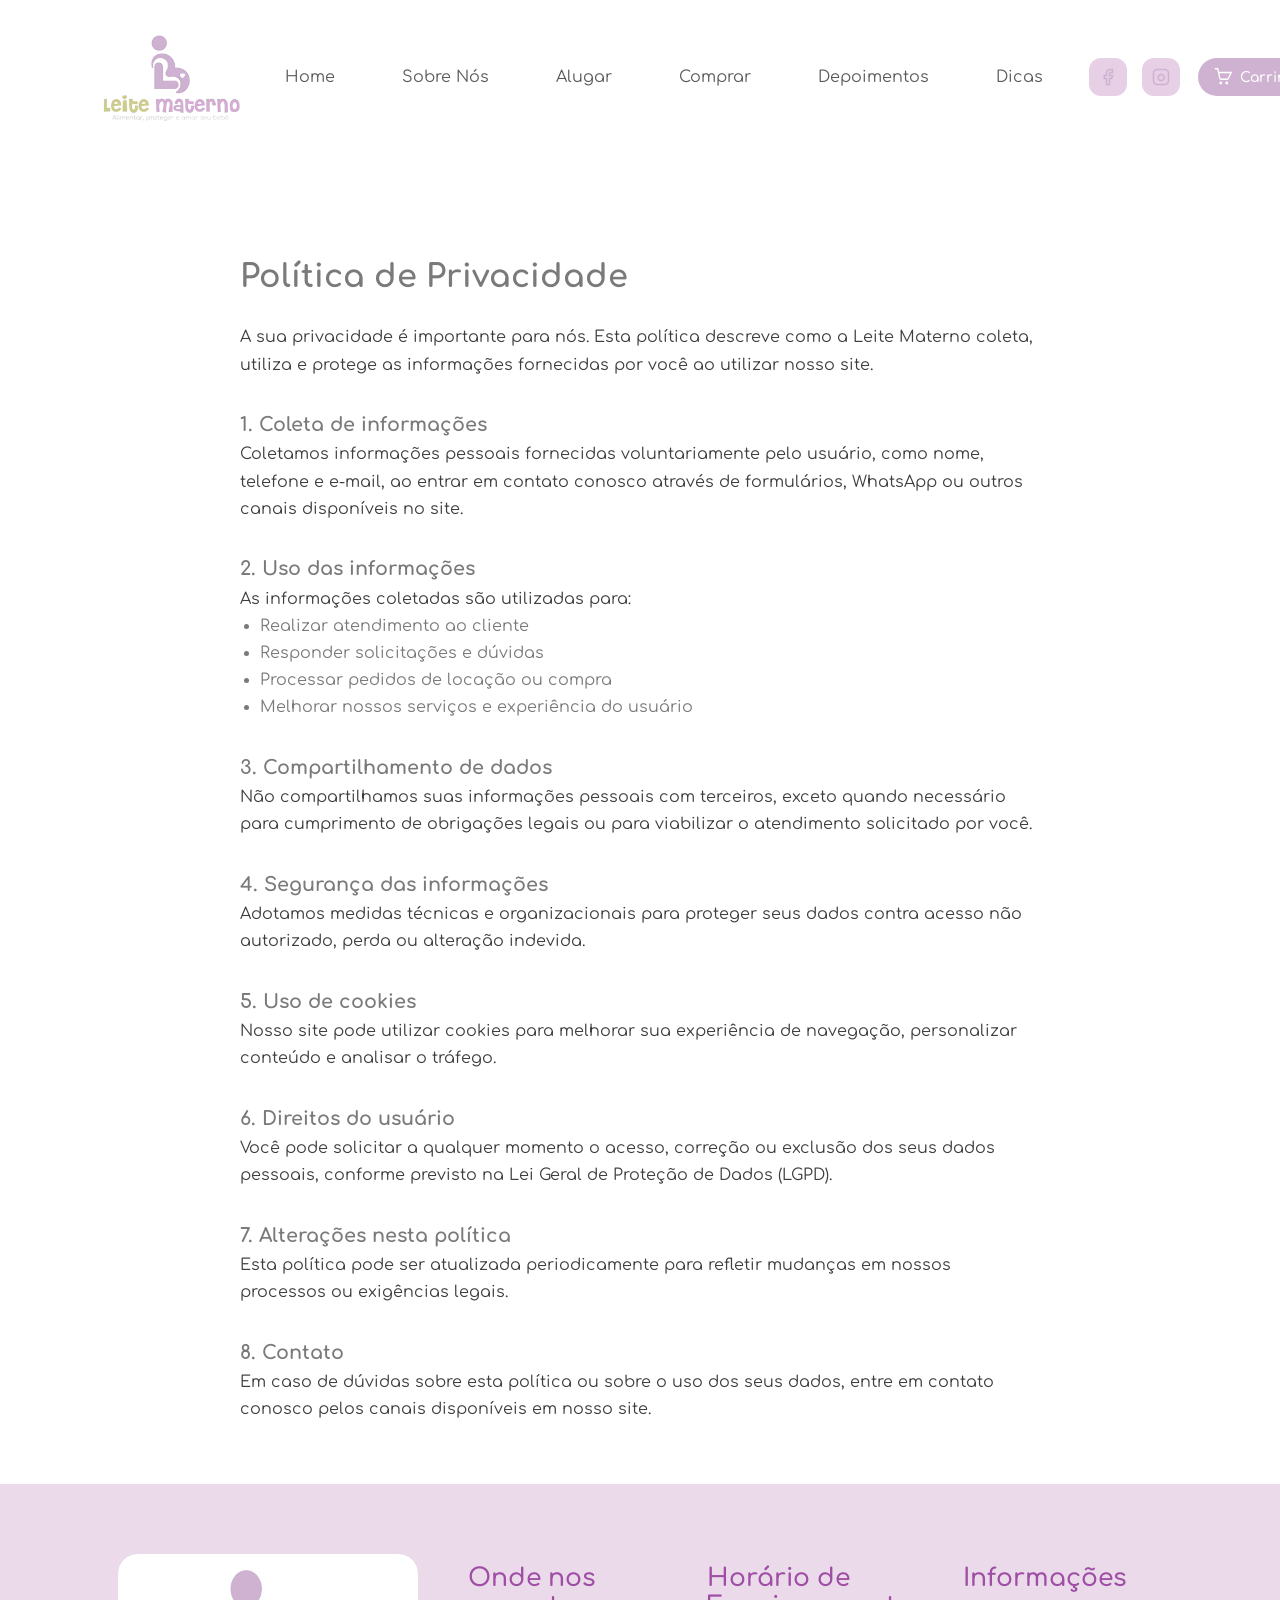
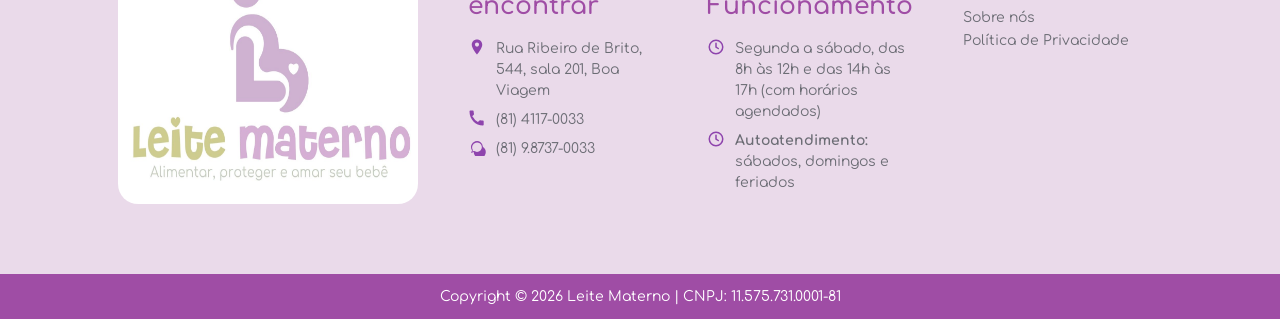
<file: politica.html>
<!DOCTYPE html>
<html lang="pt-br">

<!-- Head / Configurações / SEO -->

<head>
    <!-- Configurações básicas -->
    <meta charset="UTF-8" />
    <meta name="viewport" content="width=device-width, initial-scale=1.0" />

    <!-- SEO -->
    <title>Política de Privacidade - Leite Materno</title>
    <meta name="description" content="Confira nossa Política de Privacidade e entenda como coletamos, usamos e protegemos suas informações pessoais.">

    <!-- Arquivos CSS -->
    <link rel="stylesheet" href="css/global.css">
    <link rel="stylesheet" href="css/politica.css">

    <!-- Google Fonts -->
    <link href="https://fonts.googleapis.com/css2?family=Comfortaa:wght@300;400;500;600&display=swap" rel="stylesheet">

    <!-- Favicons -->
    <link rel="apple-touch-icon" sizes="180x180" href="/imgs/favicon/apple-touch-icon.png">
    <link rel="icon" type="image/png" sizes="32x32" href="imgs/favicon/favicon-32x32.png">
    <link rel="icon" type="image/png" sizes="16x16" href="imgs/favicon/favicon-16x16.png">
    <link rel="manifest" href="/site.webmanifest">

</head>

<body>

    <!-- Header / Navegação Principal -->
    <header class="navbar">

        <!-- Logo -->
        <div class="logo">
            <a href="index.html"><img src="imgs/logo_navbar.png" alt="Logo Leite Materno"></a>
        </div>

        <!-- Menu Principal -->
        <nav class="nav-menu">
            <a href="index.html">Home</a>
            <a href="sobre.html">Sobre Nós</a>
            <a href="alugar.html">Alugar</a>
            <a href="comprar.html">Comprar</a>
            <a href="depoimentos.html">Depoimentos</a>
            <a href="dicas.html">Dicas</a>

            <!-- Redes Sociais - Mobile -->
            <div class="social social--mobile">
                <a href="https://www.facebook.com/medelarecife" target="_blank" rel="noopener noreferrer"
                    aria-label="Facebook">
                    <svg viewBox="0 0 24 24">
                        <path d="M18 2h-3a5 5 0 0 0-5 5v3H7v4h3v8h4v-8h3l1-4h-4V7a1 1 0 0 1 1-1h3z" />
                    </svg>
                </a>
                <a href="https://www.instagram.com/leitematernoficial/" target="_blank" rel="noopener noreferrer"
                    aria-label="Instagram">
                    <svg viewBox="0 0 24 24">
                        <rect x="2" y="2" width="20" height="20" rx="5" ry="5" />
                        <path d="M16 11.37a4 4 0 1 1-7.75 1.26 4 4 0 0 1 7.75-1.26z" />
                        <line x1="17.5" y1="6.5" x2="17.5" y2="6.5" />
                    </svg>
                </a>
            </div>
        </nav>

        <!-- Rede Sociais - Desktop -->
        <div class="social social--desktop">
            <a href="https://www.facebook.com/medelarecife/" target="_blank" rel="noopener noreferrer"
                aria-label="Facebook">
                <svg viewBox="0 0 24 24">
                    <path d="M18 2h-3a5 5 0 0 0-5 5v3H7v4h3v8h4v-8h3l1-4h-4V7a1 1 0 0 1 1-1h3z" />
                </svg>
            </a>
            <a href="https://www.instagram.com/leitematernoficial/" target="_blank" rel="noopener noreferrer"
                aria-label="Instagram">
                <svg viewBox="0 0 24 24">
                    <rect x="2" y="2" width="20" height="20" rx="5" ry="5" />
                    <path d="M16 11.37a4 4 0 1 1-7.75 1.26 4 4 0 0 1 7.75-1.26z" />
                    <line x1="17.5" y1="6.5" x2="17.5" y2="6.5" />
                </svg>
            </a>
        </div>

        <!-- Carrinho -->
        <a href="carrinho.html" class="cart-button" aria-label="Abrir carrinho">
            <svg viewBox="0 0 24 24">
                <circle cx="9" cy="20" r="1"></circle>
                <circle cx="17" cy="20" r="1"></circle>
                <path d="M1 1h4l2.68 12.39a2 2 0 0 0 2 1.61h7.72a2 2 0 0 0 2-1.61L23 6H6"></path>
            </svg>
            <span>Carrinho</span>
        </a>

        <!-- Botão Menu Mobile -->
        <div class="menu-toggle">
            <span></span>
            <span></span>
            <span></span>
        </div>
    </header>

    <!-- Conteúdo Principal -->
    <main class="politica">

        <!-- Título da Página -->
        <h1>Política de Privacidade</h1>

        <!-- Introdução -->
        <p>
            A sua privacidade é importante para nós. Esta política descreve como a Leite Materno coleta,
            utiliza e protege as informações fornecidas por você ao utilizar nosso site.
        </p>

        <!-- Seção 1 -->
        <h2>1. Coleta de informações</h2>
        <p>
            Coletamos informações pessoais fornecidas voluntariamente pelo usuário, como nome, telefone
            e e-mail, ao entrar em contato conosco através de formulários, WhatsApp ou outros canais
            disponíveis no site.
        </p>

        <!-- Seção 2 -->
        <h2>2. Uso das informações</h2>
        <p>As informações coletadas são utilizadas para:</p>
        <ul>
            <li>Realizar atendimento ao cliente</li>
            <li>Responder solicitações e dúvidas</li>
            <li>Processar pedidos de locação ou compra</li>
            <li>Melhorar nossos serviços e experiência do usuário</li>
        </ul>

        <!-- Seção 3 -->
        <h2>3. Compartilhamento de dados</h2>
        <p>
            Não compartilhamos suas informações pessoais com terceiros, exceto quando necessário para
            cumprimento de obrigações legais ou para viabilizar o atendimento solicitado por você.
        </p>

        <!-- Seção 4 -->
        <h2>4. Segurança das informações</h2>
        <p>
            Adotamos medidas técnicas e organizacionais para proteger seus dados contra acesso não autorizado,
            perda ou alteração indevida.
        </p>

        <!-- Seção 5 -->
        <h2>5. Uso de cookies</h2>
        <p>
            Nosso site pode utilizar cookies para melhorar sua experiência de navegação, personalizar conteúdo
            e analisar o tráfego.
        </p>

        <!-- Seção 3 -->
        <h2>6. Direitos do usuário</h2>
        <p>
            Você pode solicitar a qualquer momento o acesso, correção ou exclusão dos seus dados pessoais,
            conforme previsto na Lei Geral de Proteção de Dados (LGPD).
        </p>

        <!-- Seção 7 -->
        <h2>7. Alterações nesta política</h2>
        <p>
            Esta política pode ser atualizada periodicamente para refletir mudanças em nossos processos ou
            exigências legais.
        </p>

        <!-- Seção 8 -->
        <h2>8. Contato</h2>
        <p>
            Em caso de dúvidas sobre esta política ou sobre o uso dos seus dados, entre em contato conosco
            pelos canais disponíveis em nosso site.
        </p>

    </main>

    <!-- Rodapé -->
    <footer class="footer">

        <div class="footer-top">

            <div class="footer-logo">
                <img src="imgs/logo-footer.png" alt="Logo Leite Materno">
            </div>

            <div class="footer-info">

                <div class="footer-col">
                    <h4>Onde nos encontrar</h4>
                    <div class="footer-item">
                        <span class="icon">
                            <!-- localização -->
                            <svg viewBox="0 0 24 24">
                                <path
                                    d="M12 2C8 2 5 5 5 9c0 5 7 13 7 13s7-8 7-13c0-4-3-7-7-7zm0 9.5A2.5 2.5 0 1 1 12 6a2.5 2.5 0 0 1 0 5.5z" />
                            </svg>
                        </span>
                        <p>Rua Ribeiro de Brito, 544, sala 201, Boa Viagem</p>
                    </div>
                    <div class="footer-item">
                        <span class="icon">
                            <!-- telefone -->
                            <svg viewBox="0 0 24 24">
                                <path
                                    d="M6.6 10.8a15 15 0 0 0 6.6 6.6l2.2-2.2c.3-.3.7-.4 1-.3 1.1.3 2.3.5 3.5.5.6 0 1 .4 1 1V21c0 .6-.4 1-1 1C10.1 22 2 13.9 2 3c0-.6.4-1 1-1h3.5c.6 0 1 .4 1 1 0 1.2.2 2.4.5 3.5.1.3 0 .7-.3 1l-2.1 2.3z" />
                            </svg>
                        </span>
                        <p>(81) 4117-0033</p>
                    </div>
                    <div class="footer-item">
                        <span class="icon">
                            <!-- whatsapp -->
                            <svg viewBox="0 0 24 24">
                                <path
                                    d="M20 12a8 8 0 1 0-14.6 4.5L4 20l3.7-1.3A8 8 0 1 0 20 12zm-8 6.5c-1.3 0-2.6-.4-3.7-1.1l-.3-.2-2.2.8.7-2.1-.2-.3A6.5 6.5 0 1 1 18.5 12 6.5 6.5 0 0 1 12 18.5z" />
                            </svg>
                        </span>
                        <p>(81) 9.8737-0033</p>
                    </div>
                </div>

                <div class="footer-col">
                    <h4>Horário de Funcionamento</h4>
                    <div class="footer-item">
                        <span class="icon">
                            <svg viewBox="0 0 24 24">
                                <circle cx="12" cy="12" r="9" stroke="#8e44ad" stroke-width="2" fill="none" />
                                <path d="M12 7v5l3 2" stroke="#8e44ad" stroke-width="2" fill="none"
                                    stroke-linecap="round" />
                            </svg>
                        </span>
                        <p>Segunda a sábado, das 8h às 12h
                            e das 14h às 17h (com horários agendados)</p>
                    </div>
                    <div class="footer-item">
                        <span class="icon">
                            <svg viewBox="0 0 24 24">
                                <circle cx="12" cy="12" r="9" stroke="#8e44ad" stroke-width="2" fill="none" />
                                <path d="M12 7v5l3 2" stroke="#8e44ad" stroke-width="2" fill="none"
                                    stroke-linecap="round" />
                            </svg>
                        </span>
                        <p><strong>Autoatendimento:</strong> sábados, domingos e feriados</p>
                    </div>

                </div>

                <div class="footer-col">
                    <h4>Informações</h4>
                    <a href="sobre.html">Sobre nós</a>
                    <a href="politica.html">Política de Privacidade</a>
                </div>

            </div>
        </div>

    </footer>

    <!-- Barra Inferior -->
    <div class="footer-bar">
        Copyright © 2026 Leite Materno | CNPJ: 11.575.731.0001-81
    </div>

    <!-- Scripts -->
    <script src="scripts/navbar.js" defer></script>
    <script src="scripts/politica.js" defer></script>

</body>

</html>
</file>
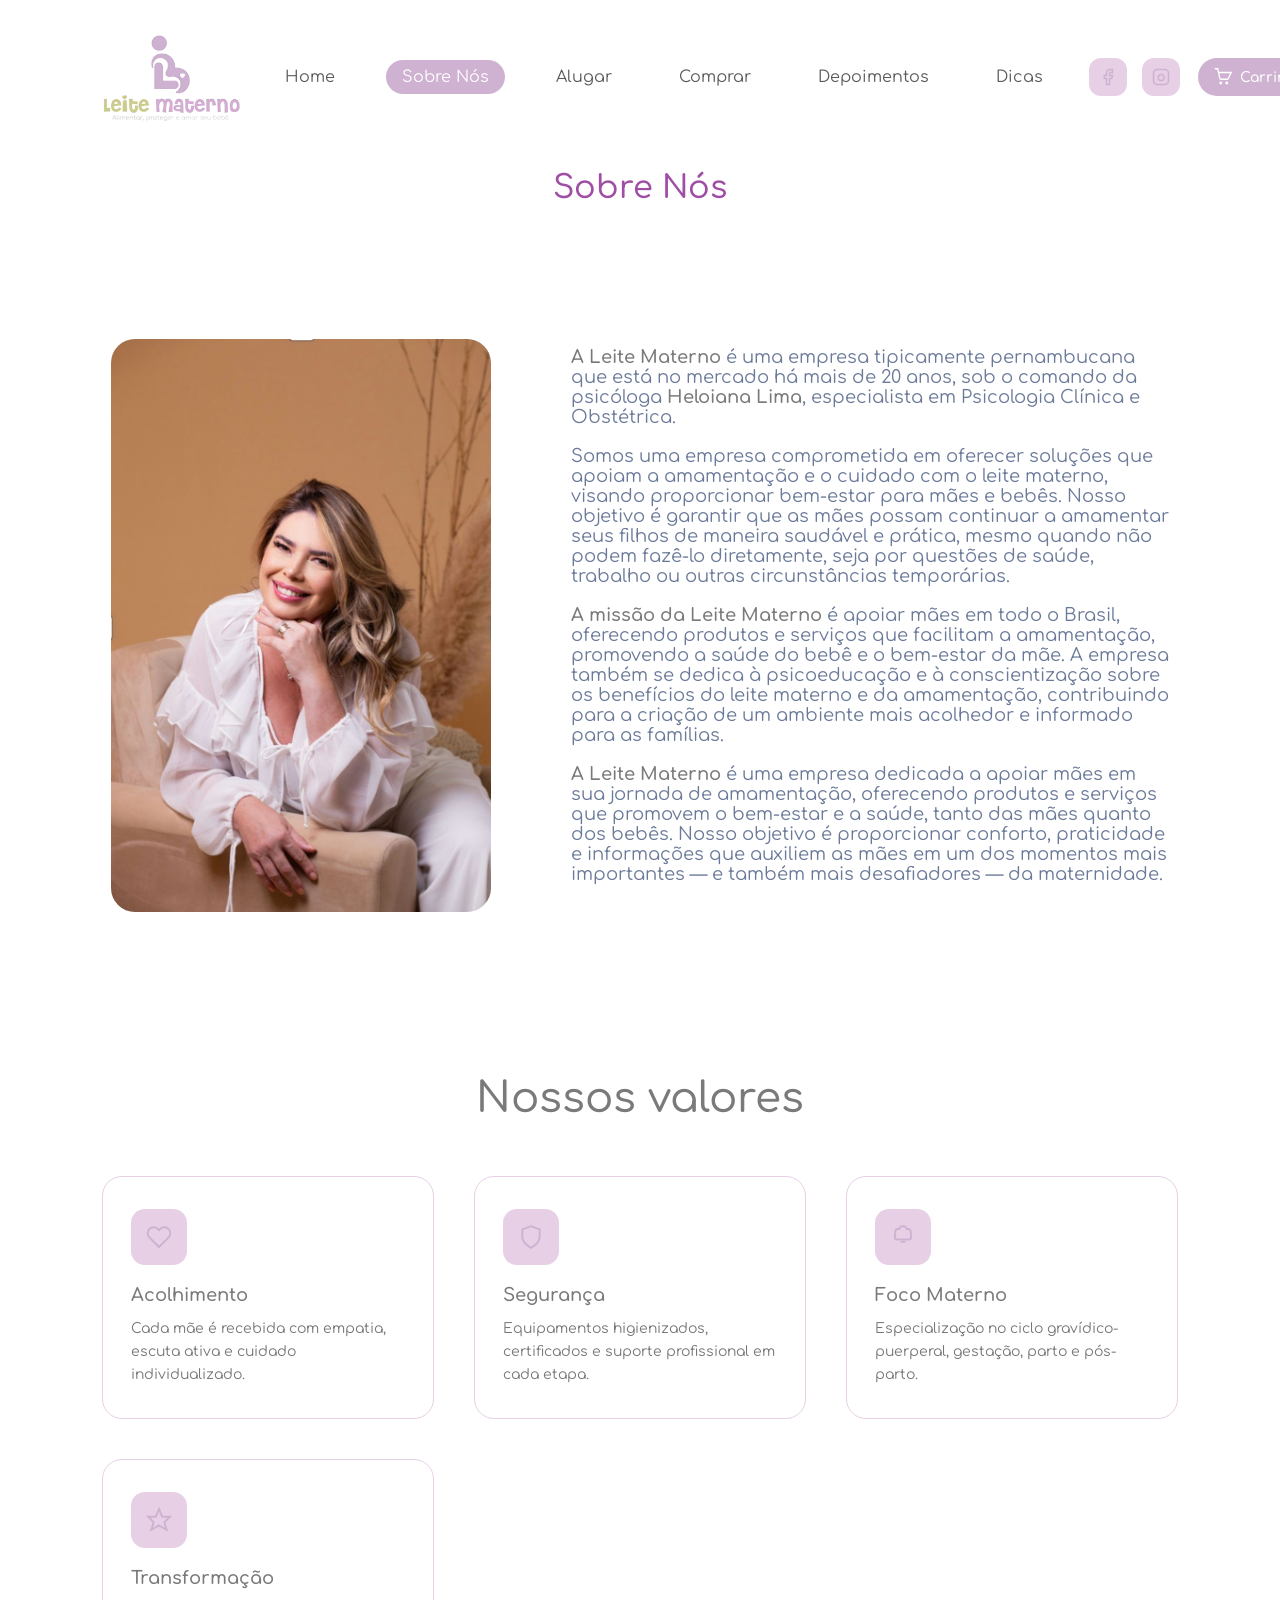
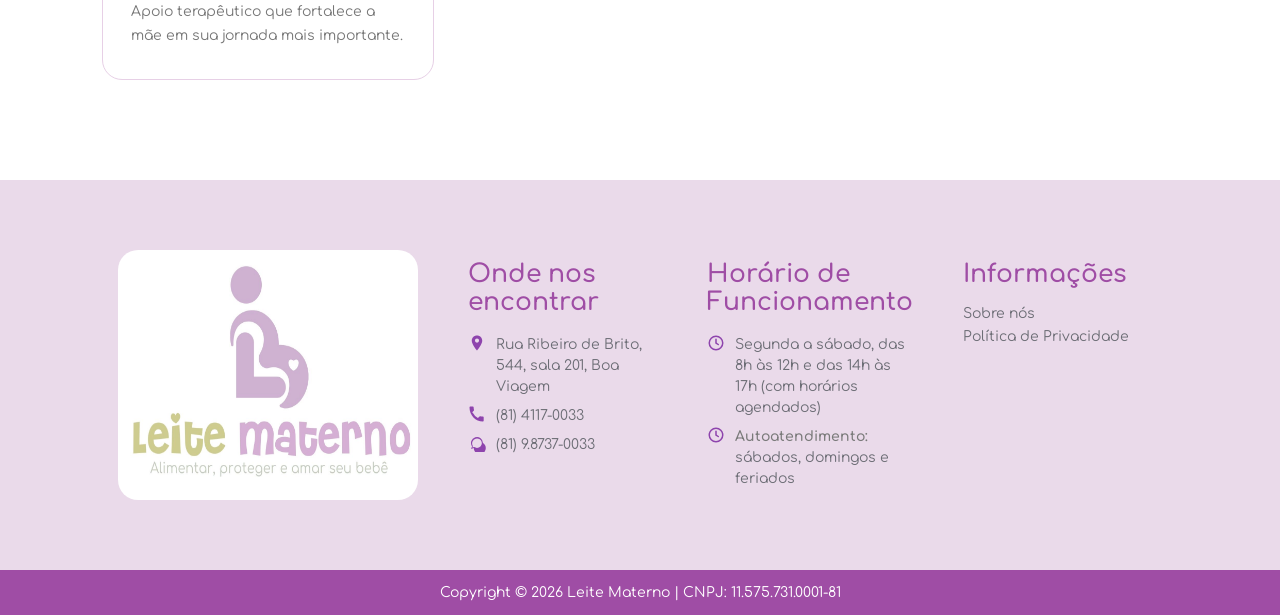
<file: sobre.html>
<!DOCTYPE html>
<html lang="pt-br">

<!-- Head / Configurações / SEO -->

<head>
    <!-- Configurações básicas -->
    <meta charset="UTF-8" />
    <meta name="viewport" content="width=device-width, initial-scale=1.0" />

    <!-- SEO -->
    <title>Sobre Nós — Leite Materno</title>
    <meta name="description" content="Conheça nossa história, missão e apoio especializado em leite materno e amamentação.">

    <!-- Arquivos CSS -->
    <link rel="stylesheet" href="css/global.css">
    <link rel="stylesheet" href="css/sobre.css" />

    <!-- Google Fonts -->
    <link href="https://fonts.googleapis.com/css2?family=Comfortaa:wght@400;500;600&display=swap" rel="stylesheet">

    <!-- Favicons -->
    <link rel="apple-touch-icon" sizes="180x180" href="/imgs/favicon/apple-touch-icon.png">
    <link rel="icon" type="image/png" sizes="32x32" href="imgs/favicon/favicon-32x32.png">
    <link rel="icon" type="image/png" sizes="16x16" href="imgs/favicon/favicon-16x16.png">
    <link rel="manifest" href="/site.webmanifest">

</head>

<body>

    <!-- Header / Navegação Principal -->
    <header class="navbar">

        <!-- Logo -->
        <div class="logo">
            <a href="index.html"><img src="imgs/logo_navbar.png" alt="Logo Leite Materno"></a>
        </div>

        <!-- Menu Principal -->
        <nav class="nav-menu">
            <a href="index.html">Home</a>
            <a href="sobre.html" class="active">Sobre Nós</a>
            <a href="alugar.html">Alugar</a>
            <a href="comprar.html">Comprar</a>
            <a href="depoimentos.html">Depoimentos</a>
            <a href="dicas.html">Dicas</a>

            <!-- Redes Sociais - Mobile -->
            <div class="social social--mobile">
                <a href="https://www.facebook.com/medelarecife" target="_blank" rel="noopener noreferrer"
                    aria-label="Facebook">
                    <svg viewBox="0 0 24 24">
                        <path d="M18 2h-3a5 5 0 0 0-5 5v3H7v4h3v8h4v-8h3l1-4h-4V7a1 1 0 0 1 1-1h3z" />
                    </svg>
                </a>
                <a href="https://www.instagram.com/leitematernoficial/" target="_blank" rel="noopener noreferrer"
                    aria-label="Instagram">
                    <svg viewBox="0 0 24 24">
                        <rect x="2" y="2" width="20" height="20" rx="5" ry="5" />
                        <path d="M16 11.37a4 4 0 1 1-7.75 1.26 4 4 0 0 1 7.75-1.26z" />
                        <line x1="17.5" y1="6.5" x2="17.5" y2="6.5" />
                    </svg>
                </a>
            </div>
        </nav>

        <!-- Rede Sociais - Desktop -->
        <div class="social social--desktop">
            <a href="https://www.facebook.com/medelarecife/" target="_blank" rel="noopener noreferrer"
                aria-label="Facebook">
                <svg viewBox="0 0 24 24">
                    <path d="M18 2h-3a5 5 0 0 0-5 5v3H7v4h3v8h4v-8h3l1-4h-4V7a1 1 0 0 1 1-1h3z" />
                </svg>
            </a>
            <a href="https://www.instagram.com/leitematernoficial/" target="_blank" rel="noopener noreferrer"
                aria-label="Instagram">
                <svg viewBox="0 0 24 24">
                    <rect x="2" y="2" width="20" height="20" rx="5" ry="5" />
                    <path d="M16 11.37a4 4 0 1 1-7.75 1.26 4 4 0 0 1 7.75-1.26z" />
                    <line x1="17.5" y1="6.5" x2="17.5" y2="6.5" />
                </svg>
            </a>
        </div>

        <!-- Carrinho -->
        <a href="carrinho.html" class="cart-button" aria-label="Abrir carrinho">
            <svg viewBox="0 0 24 24">
                <circle cx="9" cy="20" r="1"></circle>
                <circle cx="17" cy="20" r="1"></circle>
                <path d="M1 1h4l2.68 12.39a2 2 0 0 0 2 1.61h7.72a2 2 0 0 0 2-1.61L23 6H6"></path>
            </svg>
            <span>Carrinho</span>
        </a>

        <!-- Botão Menu Mobile -->
        <div class="menu-toggle">
            <span></span>
            <span></span>
            <span></span>
        </div>
    </header>

    <!-- Conteúdo Principal -->
    <main class="sobre">

        <!-- Intro -->
        <section class="sobre-intro">
            <h1>Sobre Nós</h1>
        </section>

        <!-- Texto (Sobre) -->
        <section class="hero">

            <!-- IMAGEM AGORA À ESQUERDA -->
            <div class="hero-right">
                <img src="imgs/sobre/helo.jpg" class="hero-img" alt="Foto Heloiana">
            </div>

            <!-- TEXTO À DIREITA -->
            <div class="hero-left">
                <p><strong>A Leite Materno</strong> é uma empresa tipicamente pernambucana que está no mercado há mais
                    de 20 anos, sob o comando da psicóloga <strong>Heloiana Lima</strong>, especialista em Psicologia
                    Clínica e Obstétrica.
                </p>
                <p>Somos uma empresa comprometida em oferecer soluções que apoiam a amamentação e o cuidado com o leite
                    materno, visando proporcionar bem-estar para mães e bebês. Nosso objetivo é garantir que as mães
                    possam continuar a amamentar seus filhos de maneira saudável e prática, mesmo quando não podem
                    fazê-lo diretamente, seja por questões de saúde, trabalho ou outras circunstâncias temporárias.
                </p>
                <p><strong>A missão da Leite Materno</strong> é apoiar mães em todo o Brasil, oferecendo produtos e
                    serviços que facilitam a amamentação, promovendo a saúde do bebê e o bem-estar da mãe. A empresa
                    também se dedica à psicoeducação e à conscientização sobre os benefícios do leite materno e da
                    amamentação, contribuindo para a criação de um ambiente mais acolhedor e informado para as famílias.
                </p>
                <p><strong>A Leite Materno</strong> é uma empresa dedicada a apoiar mães em sua jornada de amamentação,
                    oferecendo produtos e serviços que promovem o bem-estar e a saúde, tanto das mães quanto dos bebês.
                    Nosso objetivo é proporcionar conforto, praticidade e informações que auxiliem as mães em um dos
                    momentos mais importantes — e também mais desafiadores — da maternidade.
                </p>
            </div>

        </section>

        <!-- Valores -->
        <section class="sobre-valores">
            <h2 class="sobre-valores-title">Nossos valores</h2>
            <div class="valores-grid">
                <article class="valor-card">
                    <div class="valor-icon-wrap">
                        <svg viewBox="0 0 24 24" fill="none" stroke="currentColor" stroke-width="1.8">
                            <path
                                d="M20.84 4.61a5.5 5.5 0 0 0-7.78 0L12 5.67l-1.06-1.06a5.5 5.5 0 0 0-7.78 7.78l1.06 1.06L12 21.23l7.78-7.78 1.06-1.06a5.5 5.5 0 0 0 0-7.78z" />
                        </svg>
                    </div>
                    <h3>Acolhimento</h3>
                    <p>Cada mãe é recebida com empatia, escuta ativa e cuidado individualizado.</p>
                </article>
                <article class="valor-card">
                    <div class="valor-icon-wrap">
                        <svg viewBox="0 0 24 24" fill="none" stroke="currentColor" stroke-width="1.8">
                            <path d="M12 22s8-4 8-10V5l-8-3-8 3v7c0 6 8 10 8 10z" />
                        </svg>
                    </div>
                    <h3>Segurança</h3>
                    <p>Equipamentos higienizados, certificados e suporte profissional em cada etapa.</p>
                </article>
                <article class="valor-card">
                    <div class="valor-icon-wrap">
                        <svg viewBox="0 0 24 24" fill="none" stroke="currentColor" stroke-width="1.8">
                            <path d="M9 12h.01M15 12h.01M10 16c.5.3 1.2.5 2 .5s1.5-.2 2-.5" />
                            <path
                                d="M19 6.3a2 2 0 0 0-2-1.7h-1.5l-.8-1.2A2 2 0 0 0 12.8 2h-1.6a2 2 0 0 0-1.9 1.4L8.5 4.6H7a2 2 0 0 0-2 1.7L4.5 12a2 2 0 0 0 2 2.3h11a2 2 0 0 0 2-2.3z" />
                        </svg>
                    </div>
                    <h3>Foco Materno</h3>
                    <p>Especialização no ciclo gravídico-puerperal, gestação, parto e pós-parto.</p>
                </article>
                <article class="valor-card">
                    <div class="valor-icon-wrap">
                        <svg viewBox="0 0 24 24" fill="none" stroke="currentColor" stroke-width="1.8">
                            <polygon points="12 2 15 9 22 9 17 14 19 21 12 17 5 21 7 14 2 9 9 9 12 2" />
                        </svg>
                    </div>
                    <h3>Transformação</h3>
                    <p>Apoio terapêutico que fortalece a mãe em sua jornada mais importante.</p>
                </article>
            </div>
        </section>
    </main>

    <!-- Rodapé -->
    <footer class="footer">

        <div class="footer-top">

            <div class="footer-logo">
                <img src="imgs/logo-footer.png" alt="Logo Leite Materno">
            </div>

            <div class="footer-info">

                <div class="footer-col">
                    <h4>Onde nos encontrar</h4>
                    <div class="footer-item">
                        <span class="icon">
                            <!-- localização -->
                            <svg viewBox="0 0 24 24">
                                <path
                                    d="M12 2C8 2 5 5 5 9c0 5 7 13 7 13s7-8 7-13c0-4-3-7-7-7zm0 9.5A2.5 2.5 0 1 1 12 6a2.5 2.5 0 0 1 0 5.5z" />
                            </svg>
                        </span>
                        <p>Rua Ribeiro de Brito, 544, sala 201, Boa Viagem</p>
                    </div>
                    <div class="footer-item">
                        <span class="icon">
                            <!-- telefone -->
                            <svg viewBox="0 0 24 24">
                                <path
                                    d="M6.6 10.8a15 15 0 0 0 6.6 6.6l2.2-2.2c.3-.3.7-.4 1-.3 1.1.3 2.3.5 3.5.5.6 0 1 .4 1 1V21c0 .6-.4 1-1 1C10.1 22 2 13.9 2 3c0-.6.4-1 1-1h3.5c.6 0 1 .4 1 1 0 1.2.2 2.4.5 3.5.1.3 0 .7-.3 1l-2.1 2.3z" />
                            </svg>
                        </span>
                        <p>(81) 4117-0033</p>
                    </div>
                    <div class="footer-item">
                        <span class="icon">
                            <!-- whatsapp -->
                            <svg viewBox="0 0 24 24">
                                <path
                                    d="M20 12a8 8 0 1 0-14.6 4.5L4 20l3.7-1.3A8 8 0 1 0 20 12zm-8 6.5c-1.3 0-2.6-.4-3.7-1.1l-.3-.2-2.2.8.7-2.1-.2-.3A6.5 6.5 0 1 1 18.5 12 6.5 6.5 0 0 1 12 18.5z" />
                            </svg>
                        </span>
                        <p>(81) 9.8737-0033</p>
                    </div>
                </div>

                <div class="footer-col">
                    <h4>Horário de Funcionamento</h4>
                    <div class="footer-item">
                        <span class="icon">
                            <svg viewBox="0 0 24 24">
                                <circle cx="12" cy="12" r="9" stroke="#8e44ad" stroke-width="2" fill="none" />
                                <path d="M12 7v5l3 2" stroke="#8e44ad" stroke-width="2" fill="none"
                                    stroke-linecap="round" />
                            </svg>
                        </span>
                        <p>Segunda a sábado, das 8h às 12h
                            e das 14h às 17h (com horários agendados)</p>
                    </div>
                    <div class="footer-item">
                        <span class="icon">
                            <svg viewBox="0 0 24 24">
                                <circle cx="12" cy="12" r="9" stroke="#8e44ad" stroke-width="2" fill="none" />
                                <path d="M12 7v5l3 2" stroke="#8e44ad" stroke-width="2" fill="none"
                                    stroke-linecap="round" />
                            </svg>
                        </span>
                        <p><strong>Autoatendimento:</strong> sábados, domingos e feriados</p>
                    </div>

                </div>

                <div class="footer-col">
                    <h4>Informações</h4>
                    <a href="sobre.html">Sobre nós</a>
                    <a href="politica.html">Política de Privacidade</a>
                </div>

            </div>
        </div>

    </footer>

    <!-- Barra Inferior -->
    <div class="footer-bar">
        Copyright © 2026 Leite Materno | CNPJ: 11.575.731.0001-81
    </div>

    <!-- Scripts -->
    <script src="scripts/navbar.js" defer></script>
    <script src="scripts/sobre.js" defer></script>

</body>

</html>
</file>
<file: css/global.css>
/* =========================================================
   GLOBAL (reset, fontes e layout global)
========================================================= */

/* =========================
   RESET
========================= */
* {
  margin: 0;
  padding: 0;
  box-sizing: border-box;
}

/* =========================
   FONTES
========================= */
@import url("https://fonts.googleapis.com/css2?family=Comfortaa:wght@300;400;500;600&display=swap");

@font-face {
  font-family: "Cheri";
  src: url("../fonts/Cheri-Regular.woff2") format("woff2");
}

/* =========================
   BASE
========================= */
body {
  font-family: "Comfortaa", sans-serif;
  color: #3e3e3e;
}

/* =========================
   TIPOGRAFIA
========================= */
.title-elegant {
  font-family: "Cheri", cursive;
  font-weight: normal;
  color: #4a4a4a;
  line-height: 1.3;
}

.title-elegant span {
  color: #cfb1d1;
}

/* =========================
   NAVBAR
========================= */
.navbar {
  display: flex;
  justify-content: space-between;
  align-items: center;
  padding: 25px 8%;
  position: fixed;
  width: 100%;
  top: 0;
  z-index: 1000;
  background: #ffffff;
  transition: 0.3s;
}

.nav-menu a {
  white-space: nowrap;
}

.navbar.scrolled {
  background: #ffffff;
}

.logo img {
  height: 100px;
  width: auto;
  object-fit: contain;
}

nav {
  display: flex;
  align-items: center;
  gap: 10px;
  flex-shrink: 0;
}

nav a {
  margin-left: 25px;
  text-decoration: none;
  color: #5a5a5a;
  padding: 8px 16px;
  border-radius: 20px;
  transition: 0.3s;
}

nav a:hover,
nav a.active {
  background: #cfb1d1;
  color: white;
}

.social {
  display: flex;
  gap: 15px;
  margin-left: 30px;
  position: relative;
  z-index: 10;
}

.social--mobile {
  color: #ffffff;
  display: none;
}

.social a {
  width: 38px;
  height: 38px;
  background: #e7d0e6;
  border-radius: 12px;
  display: flex;
  align-items: center;
  justify-content: center;
  transition: 0.3s;
}

.social a svg {
  width: 18px;
  height: 18px;
  stroke: #cfb1d1;
  fill: none;
  stroke-width: 2;
}

.social a:hover {
  background: #cfb1d1;
}

.social a:hover svg {
  stroke: white;
}

.cart-button {
  margin-left: 18px;
  background: #cfb1d1;
  color: white;
  text-decoration: none;
  border-radius: 999px;
  padding: 10px 16px;
  display: inline-flex;
  align-items: center;
  gap: 8px;
  font-size: 14px;
  font-weight: 600;
  transition: 0.3s;
}

.cart-button svg {
  width: 18px;
  height: 18px;
  stroke: white;
  fill: none;
  stroke-width: 1.8;
}

.cart-button:hover {
  background: #b59ac9;
  transform: translateY(-1px);
}

.menu-toggle {
  display: none;
  flex-direction: column;
  gap: 5px;
  cursor: pointer;
}

.menu-toggle span {
  width: 25px;
  height: 3px;
  background: #cfb1d1;
  border-radius: 5px;
}

/* =========================
   FOOTER
========================= */
.footer {
  background: #eadaea;
  color: white;
  padding: 70px 10%;
}

.footer-top {
  display: grid;
  grid-template-columns: 280px 1fr;
  gap: 60px;
  align-items: center;
}

.footer-logo {
  background: #e9e2e8;
  border-radius: 25px;
  display: flex;
  justify-content: center;
  align-items: center;
}

.footer-logo img {
  height: 250px;
  width: 300px;
  margin: 0 auto;
  border-radius: 20px;
}

.footer-item {
  display: flex;
  align-items: flex-start;
  gap: 10px;
}

.footer-item .icon {
  display: flex;
  align-items: center;
  justify-content: center;
}

.footer-item .icon svg {
  width: 18px;
  height: 18px;
  fill: #8e44ad;
}

.footer-item p {
  margin: 0;
  line-height: 1.5;
  color: #6c6d75;
  text-align: left;
}

.footer-bar {
  background: #9f4da5;
  color: white;
  text-align: center;
  padding: 15px;
  font-size: 14px;
}

.footer-links {
  display: flex;
  gap: 25px;
  flex-wrap: wrap;
  align-items: center;
}

.footer-links a {
  text-decoration: none;
  color: #fce6e2;
  font-size: 14px;
  transition: 0.3s;
  align-items: center;
}

.footer-links a:hover {
  color: white;
}

.footer hr {
  margin: 40px 0;
  border: none;
  height: 1px;
  background: #e7d0e6;
}

.footer-bottom {
  display: flex;
  justify-content: space-between;
  align-items: center;
  flex-wrap: wrap;
}

.footer-social {
  display: flex;
  gap: 12px;
  margin-top: 20px;
}

.footer-social a {
  display: flex;
  align-items: center;
  justify-content: center;
  width: 35px;
  height: 35px;
  border-radius: 50%;
  background: rgba(255, 255, 255, 0.2);
  transition: 0.3s;
}

.footer-social svg {
  width: 18px;
  height: 18px;
  stroke: white;
  fill: none;
  stroke-width: 1.8;
}

.footer-social a:hover {
  background: white;
}

.footer-social a:hover svg {
  stroke: #cfb1d1;
}

.footer-info {
  display: grid;
  grid-template-columns: repeat(3, 1fr);
  gap: 50px;
}

.footer-col {
  max-width: 250px;
  display: flex;
  flex-direction: column;
  gap: 8px;
}

.footer-col h4 {
  font-size: 25px;
  font-weight: 600;
  margin-bottom: 10px;
  color: #9f4da5;
}

.footer-col p {
  font-size: 14px;
  color: #6c6d75;
  line-height: 1.5;
}

.footer-col a {
  text-decoration: none;
  color: #6c6d75;
  font-size: 14px;
  transition: 0.3s;
}

.footer-col a:hover {
  color: white;
}

/* =========================
   RESPONSIVO — layout global
========================= */
@media (max-width: 768px) {
  .navbar {
    padding: 18px 6%;
    gap: 12px;
  }

  .nav-menu{
    top: 110px;
  }

  .logo img {
    height: 100px;
  }

  .menu-toggle {
    display: flex;
    order: 3;
  }

  nav {
    display: none;
    position: absolute;
    top: 100px;
    left: 0;
    width: 100%;
    background: #ffffff;
    flex-direction: column;
    align-items: center;
    padding: 24px 0;
    gap: 15px;
    box-shadow: 0 12px 30px rgba(207, 177, 209, 0.2);
  }

  nav a {
    margin: 0;
  }

  nav.active {
    display: flex;
  }

  .social--desktop {
    display: none;
  }

  .social--mobile {
    display: flex;
    margin-left: 0;
    margin-top: 6px;
  }

  .social--mobile a {
    width: 44px;
    height: 44px;
    border-radius: 14px;
    background: #e3cbe4;
  }

  .social--mobile a svg {
    width: 28px;
    height: 28px;
    stroke-width: 2.5;
    stroke: white;
    fill: none;
    transform: scale(1.2);
  }

  .social--mobile a:hover {
    background: #9f4da5;
    transform: translateY(-2px);
  }

  .social--mobile a:hover svg {
    stroke: white;
  }

  .cart-button {
    order: 2;
    margin-left: auto;
    padding: 10px;
    border-radius: 12px;
  }

  .cart-button span {
    display: none;
  }

  .footer-top,
  .footer-bottom {
    flex-direction: column;
    align-items: center;
    text-align: center;
    gap: 20px;
  }

  .footer-logo img {
    height: 70px;
  }

  .footer-links {
    justify-content: center;
    flex-direction: column;
    gap: 10px;
  }

  .footer-links a {
    margin-left: 0;
  }

  .footer-bottom {
    gap: 15px;
  }
}

@media (max-width: 768px) {
  .footer {
    padding: 50px 20px;
  }

  .footer-top {
    grid-template-columns: 1fr;
    gap: 40px;
    text-align: center;
  }

  .footer-info {
    grid-template-columns: 1fr;
    gap: 30px;
    justify-content: center;
    text-align: center;
  }

  .footer-logo {
    margin: 0 auto;
  }

  .footer-logo img {
    width: 100%;
    max-width: 250px;
    height: auto;
  }

  .footer-col {
    max-width: 100%;
    align-items: center;
  }

  .footer-item {
    display: flex;
    align-items: flex-start;  
    justify-content: center;
    text-align: left;
    max-width: 320px;
    margin: 0 auto;
  }

  .footer-item p {
    margin: 0;
    max-width: 100%;
    text-align: center;
    line-height: 1.4;
  }

  .footer-item .icon {
    display: flex;
    align-items: center;
    justify-content: center;
    min-width: 20px;

}
}

/* Status de carregamento dos produtos (Comprar/Alugar) */
.produtos-status {
  grid-column: 1 / -1;
  text-align: center;
  color: #7a7a7a;
  padding: 40px 10px;
  font-size: 15px;
}
</file>
<file: css/carrinho.css>
/* =========================================================
   CARRINHO
========================================================= */

.cart-page {
  padding: 150px 8% 100px;
  background: #f7f3f2;
  min-height: 100vh;
  margin-top: 60px;
}

.cart-section {
  background: #ffffff;
  border: 1px solid #e7d0e6;
  border-radius: 24px;
  padding: 32px;
}

.cart-title {
  color: #4a4a4a;
  margin-bottom: 24px;
  font-size: 32px;
  font-weight: 500;
}

.cart-table-wrapper {
  overflow-x: auto;
}

.cart-table {
  width: 100%;
  border-collapse: collapse;
  min-width: 720px;
}

.cart-table thead th {
  background: #f7f3f2;
  color: #b59ac9;
  text-align: left;
  padding: 14px 18px;
  font-size: 15px;
}

.cart-table tbody td {
  padding: 18px;
  border-bottom: 1px solid #e7d0e6;
  color: #5a5a5a;
}

.product-cell {
  display: flex;
  align-items: center;
  gap: 14px;
}

.product-cell img {
  width: 68px;
  height: 68px;
  object-fit: contain;
  border: 1px solid #e7d0e6;
  border-radius: 12px;
  background: #ffffff;
  padding: 6px;
}

.product-name {
  font-weight: 600;
  color: #7a7a7a;
}

.qty-control {
  display: inline-flex;
  align-items: center;
  border: 1px solid #e7d0e6;
  border-radius: 8px;
  overflow: hidden;
}

.qty-btn {
  width: 34px;
  height: 34px;
  border: none;
  background: #ffffff;
  color: #b59ac9;
  font-size: 18px;
  cursor: pointer;
}

.qty-btn:hover {
  background: #f7f3f2;
}

.qty-control .js-qty {
  min-width: 34px;
  text-align: center;
}

.qty-control .js-qty-input {
  width: 48px;
  height: 34px;
  border: none;
  text-align: center;
  color: #5a5a5a;
}

.qty-control .js-qty-input:focus {
  outline: none;
}

.cart-actions {
  display: flex;
  justify-content: space-between;
  gap: 14px;
  margin-top: 24px;
}

.btn-soft {
  display: inline-flex;
  align-items: center;
  justify-content: center;
  padding: 12px 18px;
  border: 1px solid #e7d0e6;
  background: #ffffff;
  color: #7a7a7a;
  text-decoration: none;
  border-radius: 10px;
  cursor: pointer;
}

.btn-soft:hover {
  background: #f7f3f2;
}

.cart-summary {
  margin-top: 20px;
  display: flex;
  align-items: center;
  justify-content: space-between;
  gap: 12px;
  flex-wrap: wrap;
}

.cart-summary p {
  color: #4a4a4a;
}

.cart-empty {
  text-align: center;
  color: #7a7a7a;
  padding: 26px !important;
}

.js-total {
  color: #b59ac9;
}

.btn-whatsapp {
  border: none;
  background: #b59ac9;
  color: #ffffff;
  border-radius: 10px;
  padding: 12px 18px;
  font-weight: 600;
  cursor: pointer;
}

.btn-whatsapp:hover {
  background: #9c7fb8;
}

/* MODAL */
.modal {
  position: fixed;
  top: 0;
  left: 0;
  width: 100%;
  height: 100%;
  background: rgba(0,0,0,0.5);
  display: none;
  align-items: center;
  justify-content: center;
  z-index: 999;
  transform: translateY(80px);
}

.modal.active {
  display: flex;
}

/* CAIXA DO MODAL */
.modal-content {
  max-width: 700px;
  margin: auto;
  background: #fff;
  padding: 24px;
  border-radius: 16px;
  width: 100%;
  display: flex;
  flex-direction: column;
  gap: 12px;
  position: relative;
}

.modal-content input {
  padding: 10px;
  border: 1px solid #e7d0e6;
  border-radius: 8px;
}

.modal-close {
  align-self: flex-end;
  background: none;
  border: none;
  font-size: 22px;
  cursor: pointer;
}

#close-modal {
  position: absolute;
  top: 10px;
  right: 22px; 
  
  background: none;
  border: none;
  font-size: 20px;
  cursor: pointer;
  color: #D09494;
}

/* GRID DO FORM */
.modal-form {
  display: grid;
  grid-template-columns: 1fr 1fr;
  gap: 12px;
}

/* CAMPOS GRANDES ocupam tudo */
.modal-form .full {
  grid-column: 1 / -1;
}

.full label {
  color: #3D3D3D;
}

.full input {
  margin-top: 5px;
}

/* -- REMOVER PRODUTO --*/

/* Container da imagem */
.product-image-wrapper {
    position: relative;
    display: inline-block;
}

/* Botão remover */
.remove-item {
    position: absolute;
    top: -8px;
    right: -8px;
    width: 26px;
    height: 26px;
    border: none;
    border-radius: 50%;
    background: #f29aa3;
    color: #fff;
    font-size: 18px;
    font-weight: 700;
    line-height: 1;
    cursor: pointer;
    display: flex;
    align-items: center;
    justify-content: center;
    box-shadow: 0 3px 10px rgba(0, 0, 0, 0.18);
    transition: transform 0.2s ease;
    z-index: 5;
}

.remove-item:hover {
    transform: scale(1.08);
}

/* Mobile */
@media (max-width: 768px) {
    .remove-item {
        width: 22px;
        height: 22px;
        top: -6px;
        right: -6px;
        font-size: 15px;
    }
}

/* MOBILE */
@media (max-width: 600px) {
  .modal-form {
    grid-template-columns: 1fr;
  }
}

/* RESPONSIVO */
@media (max-width: 768px) {
  .cart-page {
    padding: 120px 6% 70px;
  }

  .cart-section {
    padding: 18px;
  }

  .cart-title {
    font-size: 26px;
  }

  .cart-table {
    min-width: 100%;
  }

  .cart-table thead {
    display: none;
  }

  .cart-table tbody tr {
    display: block;
    border: 1px solid #e7d0e6;
    border-radius: 12px;
    margin-bottom: 14px;
    padding: 12px;
  }

  .cart-table tbody td {
    display: flex;
    justify-content: space-between;
    gap: 10px;
    border-bottom: none;
    padding: 8px 0;
  }

  .cart-table tbody td::before {
    content: attr(data-label);
    color: #b59ac9;
    font-weight: 600;
  }

  .product-cell {
    flex-direction: row;
    justify-content: flex-start;
  }

  .product-cell::before {
    content: "";
  }

  .cart-actions {
    flex-direction: column;
  }

  .btn-soft,
  .btn-whatsapp {
    width: 100%;
  }
}
</file>
<file: css/depoimentos.css>
/* =========================================================
   DEPOIMENTOS
========================================================= */

.depoimentos {
  padding-top: 180px;
  background: #ffff;
}

/* Alinhado a .section-tag do index */
.section-tag {
  font-size: 13px;
  letter-spacing: 3px;
  color: #7a7a7a;
}

/* ========= 1 — Depoimentos - Elfsight Google Reviews ========= */

.reviews-section {
  background: #f8f6fb;
  border-radius: 20px;
  max-width: 100%;
  margin: 0 auto;
  transform: scale(0.9);
  transform-origin: top center;
  overflow: hidden;
}

.reviews-section .elfsight-app-c2abfc56-efe2-428a-932e-7b066b75bfb9 {
  max-width: 1000px !important;
  margin: 0 auto;
}

@media (max-width: 768px) {
  .reviews-section {
    max-width: 100%;
    width: 100%;
  }

}

/* ========= 2 — Clientes (carrossel automático) ========= */
.sobre-clientes {
  padding: 80px 0 72px;
  background: #ffffff;
  overflow: hidden;
}

.clientes-heading {
  text-align: center;
  font-size: 28px;
  font-weight: 600;
  color: #b59ac9;
  margin-bottom: 40px;
}

.clientes-carousel {
  overflow: hidden;
  width: 100%;
  mask-image: linear-gradient(
    90deg,
    transparent,
    #000 6%,
    #000 94%,
    transparent
  );
}

.clientes-track {
  display: flex;
  width: max-content;
  gap: 24px;
  padding: 8px 0 24px;
  animation: clientes-marquee 50s linear infinite;
}

.clientes-carousel:hover .clientes-track {
  animation-play-state: paused;
}

@keyframes clientes-marquee {
  from {
    transform: translateX(0);
  }
  to {
    transform: translateX(-50%);
  }
}

@media (prefers-reduced-motion: reduce) {
  .clientes-track {
    animation: none;
    flex-wrap: wrap;
    justify-content: center;
    width: 100%;
    max-width: 900px;
    margin: 0 auto;
    padding: 0 8%;
  }
}

.cliente-logo {
  flex: 0 0 auto;
  width: 140px;
  height: 88px;
  padding: 14px 16px;
  border-radius: 20px;
  background: #ffffff;
  border: 1px solid #e7d0e6;
  display: flex;
  align-items: center;
  justify-content: center;
  box-shadow: 0 2px 8px rgba(207, 177, 209, 0.12);
}

.cliente-logo img {
  max-width: 100%;
  max-height: 100%;
  object-fit: contain;
}

/* ========= Responsivo ========= */
@media (max-width: 900px) {
  .depoimentos-lider-inner {
    grid-template-columns: 1fr;
    text-align: center;
  }

  .depoimentos-lider-copy {
    text-align: center;
  }

  .lider-credentials li {
    text-align: left;
    display: inline-block;
    width: 100%;
    max-width: 420px;
    margin-left: auto;
    margin-right: auto;
  }

  .depoimentos-onde-grid {
    grid-template-columns: 1fr;
  }
}

@media (max-width: 768px) {
  .depoimentos-intro {
    padding: 130px 6% 72px;
  }

  .depoimentos-intro-text {
    font-size: 15px;
  }

  .depoimentos-lider {
    padding: 72px 6%;
  }

  .depoimentos-lider-card-face {
    padding: 40px 24px 32px;
  }

  .depoimentos-valores {
    padding: 72px 6%;
  }

  .depoimentos-valores-title {
    font-size: 32px;
    margin-bottom: 36px;
  }

  .depoimentos-valores-grid {
    gap: 24px;
  }

  .depoimentos-cliente-logo {
    width: 120px;
    height: 76px;
  }

  .depoimentos-onde {
    padding: 40px 6% 48px;
  }

  .depoimentos-onde-title {
    font-size: 22px;
    margin-bottom: 28px;
  }
}
</file>
<file: css/dicas.css>
/* =========================================================
   DICAS
========================================================= */

.dicas {
  padding-top: 130px;
  background: #ffff;
}

/* Alinhado a .section-tag do index */
.section-tag {
  font-size: 13px;
  letter-spacing: 3px;
  color: #7a7a7a;
}

.dicas-intro h1 {
  padding-top: 10px;
}

/* ========= 1 — Intro centrada ========= */
.dicas-intro {
  padding: 80px 8%;
  text-align: center;
  background: #eadaea;
}

.dicas-intro-inner {
  max-width: 560px;
  margin: 0 auto;
}

.dicas-intro h1 {
  font-size: 52px;
  color: #7a7a7a;
  font-weight: 500;
  margin-bottom: 14px;
}

.dicas-intro h1 em {
  font-family: "Cheri", cursive;
  font-style: italic;
  color: #cfb1d1;
  font-weight: normal;
}

.dicas-intro .section-tag {
  margin-bottom: 20px;
}

.dicas-intro-title {
  font-size: clamp(2.5rem, 5vw, 3.25rem);
  margin-bottom: 24px;
}

.dicas-intro .title-elegant span {
  font-style: italic;
}

.dicas-intro-text {
  font-size: 16px;
  line-height: 1.8;
  color: #7a7a7a;
}

/* SECTION GERAL */
.tips-section {
  padding: 40px;
  margin-top: 20px;
  background: #ffff;
  display: flex;
  justify-content: center;
}

.tips-container {
  width: 100%;
  max-width: 900px;
  margin: 0 auto;
}

/* ICONES */
.icon-container {
  width: 40px;
  height: 40px;
  background: #f3e8ff;
  border-radius: 12px;

  display: flex;
  align-items: center;
  justify-content: center;
}

.icon-containereq123 svg {
  width: 20px;
  height: 20px;
}

/* HEADER DA CATEGORIA */
.tips-header {
  display: flex;
  align-items: center;
  gap: 10px;
  margin-bottom: 20px;
}

.tips-header h2 {
  font-size: 22px;
  color: #333;
}

.tips-category {
  margin-bottom: 40px;
  padding-bottom: 10px;
}

/* ITEM */
.accordion-item {
  border: 1px solid #e2cfe0;
  border-radius: 12px;
  margin-bottom: 15px;
  overflow: hidden;
  background: white;
}

/* BOTÃO (parte clicável) */
.accordion-header {
  width: 100%;
  padding: 18px;
  font-size: 16px;
  text-align: left;
  background: none;
  border: none;
  cursor: pointer;
  display: flex;
  justify-content: space-between;
  align-items: center;
  font-family: comfortaa, sans-serif;
}

/* SETA */
.arrow {
  transition: transform 0.3s ease;
}

/* CONTEÚDO */
.accordion-content {
  max-height: 0;
  overflow: hidden;
  transition: max-height 0.3s ease;
  padding: 0 18px;
}

/* TEXTO */
.accordion-content p {
  padding: 10px 0;
  color: #555;
}

/* ESTADO ATIVO */
.accordion-item.active .accordion-content {
  max-height: 200px; /* ajusta se precisar */
}

.accordion-item.active .arrow {
  transform: rotate(180deg);
}

/* 📱 MOBILE (até 768px) */
@media (max-width: 768px) {
  .tips-section {
    padding: 20px;
  }

  .tips-header h2 {
    font-size: 18px;
  }

  .accordion-header {
    font-size: 14px;
    padding: 14px;
  }

  .accordion-content {
    padding: 0 14px;
  }

  .accordion-content p {
    font-size: 14px;
  }
}
</file>
<file: css/politica.css>
/* =========================================================
   POLITICA DE PRIVACIDADE
========================================================= */

.politica {
  padding-top: 130px;
  max-width: 800px;
  margin: 120px auto 60px;
  line-height: 1.7;
}

.politica h1 {
  color: #7a7a7a;
  margin-bottom: 20px;
}

.politica h2 {
  color: #7a7a7a;
  margin-top: 30px;
  font-size: 1.2rem;
}

.politica ul {
  color: #7a7a7a;
  padding-left: 20px;
}

.reveal {
  opacity: 0;
  transform: translateY(20px);
  transition: all 0.6s ease;
}

.reveal.active {
  opacity: 1;
  transform: translateY(0);
}

@media (max-width: 768px) {

  .politica {
    margin: 100px auto 40px;
    margin-top: 150px;
    padding: 0 16px;
  }

  .politica h1 {
    font-size: 1.6rem;
    line-height: 1.3;
  }

  .politica h2 {
    font-size: 1.1rem;
    margin-top: 24px;
  }

  .politica p {
    font-size: 0.95rem;
  }

  .politica ul {
    padding-left: 18px;
  }

  .politica li {
    font-size: 0.95rem;
    margin-bottom: 6px;
  }
}
</file>
<file: css/sobre.css>
/* =========================================================
   SOBRE
========================================================= */

.sobre {
  padding-top: 130px;
  background: #ffff;
}

/* Alinhado a .section-tag do index */
.section-tag {
  font-size: 13px;
  letter-spacing: 3px;
  color: #7A7A7A;
}

/* ========= 1 — Intro centrada ========= */
.sobre-intro {
  padding: 40px 8%;
  text-align: center;
  background:#ffff;
}

.sobre-intro-inner {
  max-width: 560px;
  margin: 0 auto;
}

.sobre-intro h1 {
  font-size: 32px;
  color: #9F4DA5;
  font-weight: 500;
  margin-bottom: 14px;
}

.sobre-intro h1 em {
  font-family: "Cheri", cursive;
  font-style: italic;
  color: #cfb1d1;
  font-weight: normal;
}

.sobre-intro .section-tag {
  margin-bottom: 20px;
}

.sobre-intro-title {
  font-size: clamp(2.5rem, 5vw, 3.25rem);
  margin-bottom: 24px;
}

.sobre-intro .title-elegant span {
  font-style: italic;
}

.sobre-intro-text {
  font-size: 16px;
  line-height: 1.8;
  color: #7A7A7A;
}

#footer-text-strong {
  color: #ffff;
}

/* ========= 2 — Quem nos lidera ========= */
/* HERO */
.hero {
  width: min(92%, 1200px);
  margin-inline: auto;
  display: flex;
  align-items: center;
  min-height: 500px; /* força um eixo de centralização */
  gap: 80px;
  padding: 60px 0;
  padding-left: 60px;
}

/* HERO LEFT */
.hero-left {
  flex: 1;
  max-width: 600px;
  margin-left: 0; /* REMOVE isso aqui */
}

.hero-right {
  flex: 0 0 380px; /* controla o tamanho da imagem */
}

.hero-img {
  width: 100%;
  height: auto;
  border-radius: 24px;
  display: block;
  margin-top: 20px;
}

.hero-left p {
  margin: 1.2rem 0;
  color: #6b7a99;
  font-size: clamp(14px, 1.5vw, 18px);
}

strong {
  font-weight: 600; /* mais suave que 700 padrão */
  color: #7A7A7A;   /* opcional */
}

@media (max-width: 768px) {
  
  .hero {
    flex-direction: column; /* empilha */
    text-align: left;
    gap: 30px;
    padding: 40px 0;
  }

  .hero-right {
    flex: unset;
    width: 100%;
    display: flex;
    justify-content: center;
  }

  .hero-img {
    width: 80%; /* diminui a imagem */
    max-width: 280px; /* trava o tamanho */
    margin: 0 auto;
  }

  .hero-left {
    max-width: 100%;
  }

  .hero-left p {
    font-size: 16px; /* aumenta leitura no mobile */
    line-height: 1.7;
  }
}


/* ========= 3 — Nossos valores ========= */
.sobre-valores {
  padding: 100px 8%;
  text-align: center;
  background: #ffffff;
}

.sobre-valores-title {
  font-size: 42px;
  font-weight: 500;
  color: #7a7a7a;
  margin-bottom: 50px;
  line-height: 1.3;
}

.valores-accent {
  font-family: "Cheri", cursive;
  font-style: italic;
  font-weight: normal;
  color: #cfb1d1;
}

.valores-grid {
  display: grid;
  grid-template-columns: repeat(auto-fit, minmax(260px, 1fr));
  gap: 40px;
  max-width: 1100px;
  margin: 0 auto;
  text-align: left;
}

.valor-card {
  background: #ffffff;
  border: 1px solid #e7d0e6;
  border-radius: 20px;
  padding: 32px 28px;
  transition: box-shadow 0.3s ease, transform 0.3s ease;
}

.valor-card:hover {
  box-shadow: 0 15px 35px rgba(207, 177, 209, 0.2);
  transform: translateY(-4px);
}

.valor-icon-wrap {
  width: 56px;
  height: 56px;
  border-radius: 14px;
  background: #e7d0e6;
  display: flex;
  align-items: center;
  justify-content: center;
  margin-bottom: 20px;
}

.valor-icon-wrap svg {
  width: 26px;
  height: 26px;
  stroke: #cfb1d1;
}

.valor-card h3 {
  font-size: 18px;
  font-weight: 600;
  color: #7A7A7A;
  margin-bottom: 12px;
}

.valor-card p {
  font-size: 14px;
  line-height: 1.65;
  color: #777;
}

/* ========= 4 — Clientes (carrossel automático) ========= */
.sobre-clientes {
  padding: 80px 0 72px;
  background: #ffffff;
  overflow: hidden;
}

.clientes-heading {
  text-align: center;
  font-size: 28px;
  font-weight: 600;
  color: #b59ac9;
  margin-bottom: 40px;
}

.clientes-carousel {
  overflow: hidden;
  width: 100%;
  mask-image: linear-gradient(
    90deg,
    transparent,
    #000 6%,
    #000 94%,
    transparent
  );
}

.clientes-track {
  display: flex;
  width: max-content;
  gap: 24px;
  padding: 8px 0 24px;
  animation: clientes-marquee 50s linear infinite;
}

.clientes-carousel:hover .clientes-track {
  animation-play-state: paused;
}

@keyframes clientes-marquee {
  from {
    transform: translateX(0);
  }
  to {
    transform: translateX(-50%);
  }
}

@media (prefers-reduced-motion: reduce) {
  .clientes-track {
    animation: none;
    flex-wrap: wrap;
    justify-content: center;
    width: 100%;
    max-width: 900px;
    margin: 0 auto;
    padding: 0 8%;
  }
}

.cliente-logo {
  flex: 0 0 auto;
  width: 140px;
  height: 88px;
  padding: 14px 16px;
  border-radius: 20px;
  background: #ffffff;
  border: 1px solid #e7d0e6;
  display: flex;
  align-items: center;
  justify-content: center;
  box-shadow: 0 2px 8px rgba(207, 177, 209, 0.12);
}

.cliente-logo img {
  max-width: 100%;
  max-height: 100%;
  object-fit: contain;
}

/* ========= 5 — Onde nos encontrar (mesma base do .footer: #cfb1d1) ========= */
.sobre-onde {
  background: #cfb1d1;
  color: #ffffff;
  padding: 52px 8% 60px;
}

.sobre-onde-inner {
  max-width: 1000px;
  margin: 0 auto;
}

.sobre-onde-title {
  text-align: center;
  font-size: 28px;
  font-weight: 600;
  margin-bottom: 40px;
  color: #ffffff;
}

.sobre-onde-grid {
  display: grid;
  grid-template-columns: 1fr 1fr;
  gap: 28px 40px;
  align-items: start;
}

.sobre-onde-item {
  display: flex;
  gap: 16px;
  align-items: flex-start;
}

.sobre-onde-item--horario {
  grid-column: 1 / -1;
}

.sobre-onde-ico {
  flex-shrink: 0;
  width: 44px;
  height: 44px;
  color: #ffffff;
  display: flex;
  align-items: center;
  justify-content: center;
}

.sobre-onde-ico svg {
  width: 30px;
  height: 30px;
}

.sobre-onde-text,
.sobre-onde-line {
  font-size: 15px;
  line-height: 1.65;
  color: #ffffff;
  margin: 0;
}

.sobre-onde-phones {
  display: flex;
  flex-direction: column;
  gap: 10px;
}

.sobre-onde-phones a {
  color: #ffffff;
  text-decoration: none;
  font-size: 15px;
  font-weight: 500;
  transition: color 0.2s ease;
}

.sobre-onde-phones a:hover {
  color: #fce6e2;
  text-decoration: underline;
}

.sobre-onde-horario {
  flex: 1;
  min-width: 0;
}

.sobre-onde-label {
  font-size: 16px;
  font-weight: 600;
  color: #ffffff;
  margin: 0 0 10px;
}

.sobre-onde-note {
  display: inline;
  margin-left: 6px;
  font-size: 14px;
  color: #fce6e2;
}

.sobre-onde-auto {
  display: flex;
  gap: 12px;
  align-items: flex-start;
  margin: 16px 0 0;
  font-size: 14px;
  line-height: 1.6;
  color: #fce6e2;
}

.sobre-onde-ico--inline {
  width: auto;
  height: auto;
  margin-top: 2px;
}

.sobre-onde-ico--inline svg {
  width: 22px;
  height: 22px;
}

.sobre-onde-auto-text {
  flex: 1;
}

.sobre-onde-auto-text strong {
  color: #ffffff;
  font-weight: 600;
}

.linha {
  justify-content: center;
  border: none;
  height: 1px;
  background: #e7d0e6;
}

/* ========= Animações ========= */
.reveal {
  opacity: 0;
  transform: translateY(30px);
  transition: all 0.7s ease;
}

.reveal.active {
  opacity: 1;
  transform: translateY(0);
}

/* delay suave pros cards */
.valor-card {
  transition: all 0.7s ease;
}

/* ========= Responsivo ========= */
@media (max-width: 900px) {
  .sobre-lider-inner {
    grid-template-columns: 1fr;
    text-align: center;
  }

  .lider-copy {
    text-align: center;
  }

  .lider-credentials li {
    text-align: left;
    display: inline-block;
    width: 100%;
    max-width: 420px;
    margin-left: auto;
    margin-right: auto;
  }

  .sobre-onde-grid {
    grid-template-columns: 1fr;
  }
}

@media (max-width: 768px) {
  .sobre-intro {
    padding: 130px 6% 72px;
  }

  .sobre-intro-text {
    font-size: 15px;
  }

  .sobre-lider {
    padding: 72px 6%;
  }

  .lider-card-face {
    padding: 40px 24px 32px;
  }

  .sobre-valores {
    padding: 72px 6%;
  }

  .sobre-valores-title {
    font-size: 32px;
    margin-bottom: 36px;
  }

  .valores-grid {
    gap: 24px;
  }

  .cliente-logo {
    width: 120px;
    height: 76px;
  }

  .sobre-onde {
    padding: 40px 6% 48px;
  }

  .sobre-onde-title {
    font-size: 22px;
    margin-bottom: 28px;
  }
}
</file>
